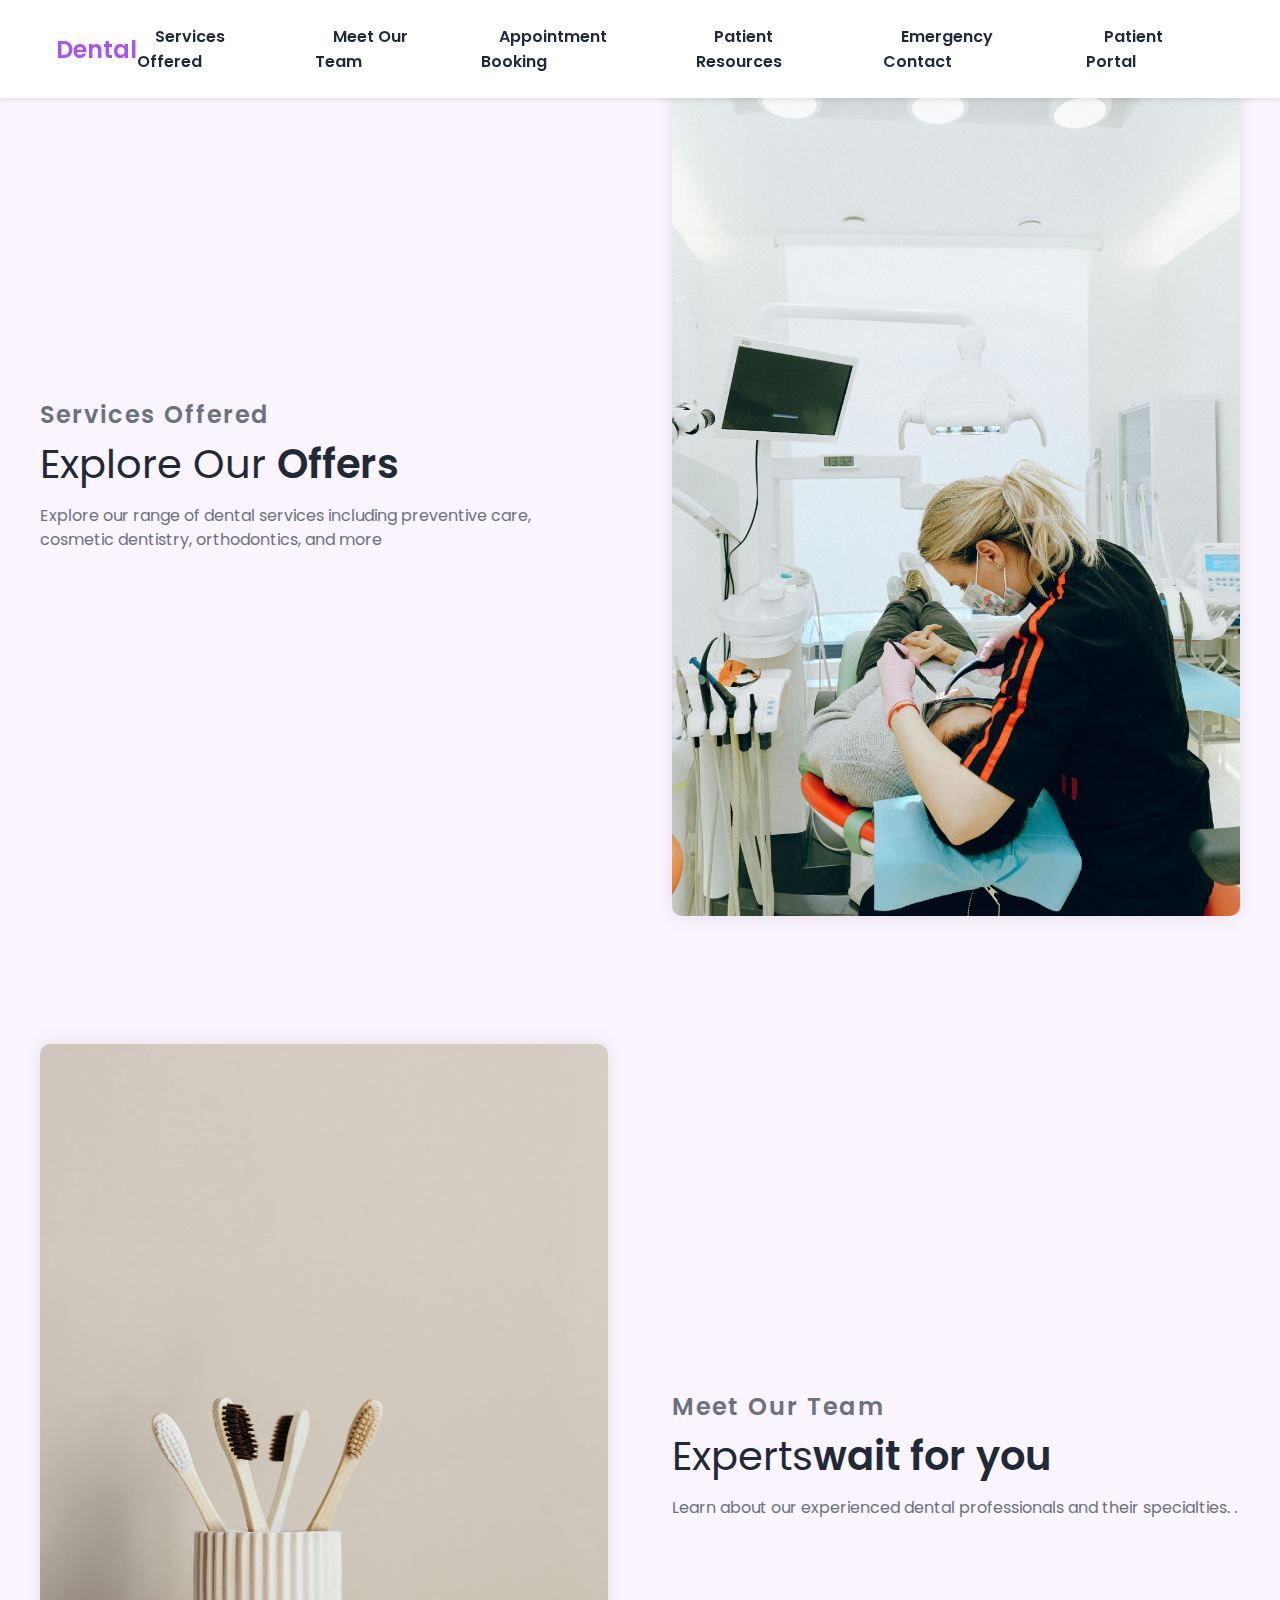
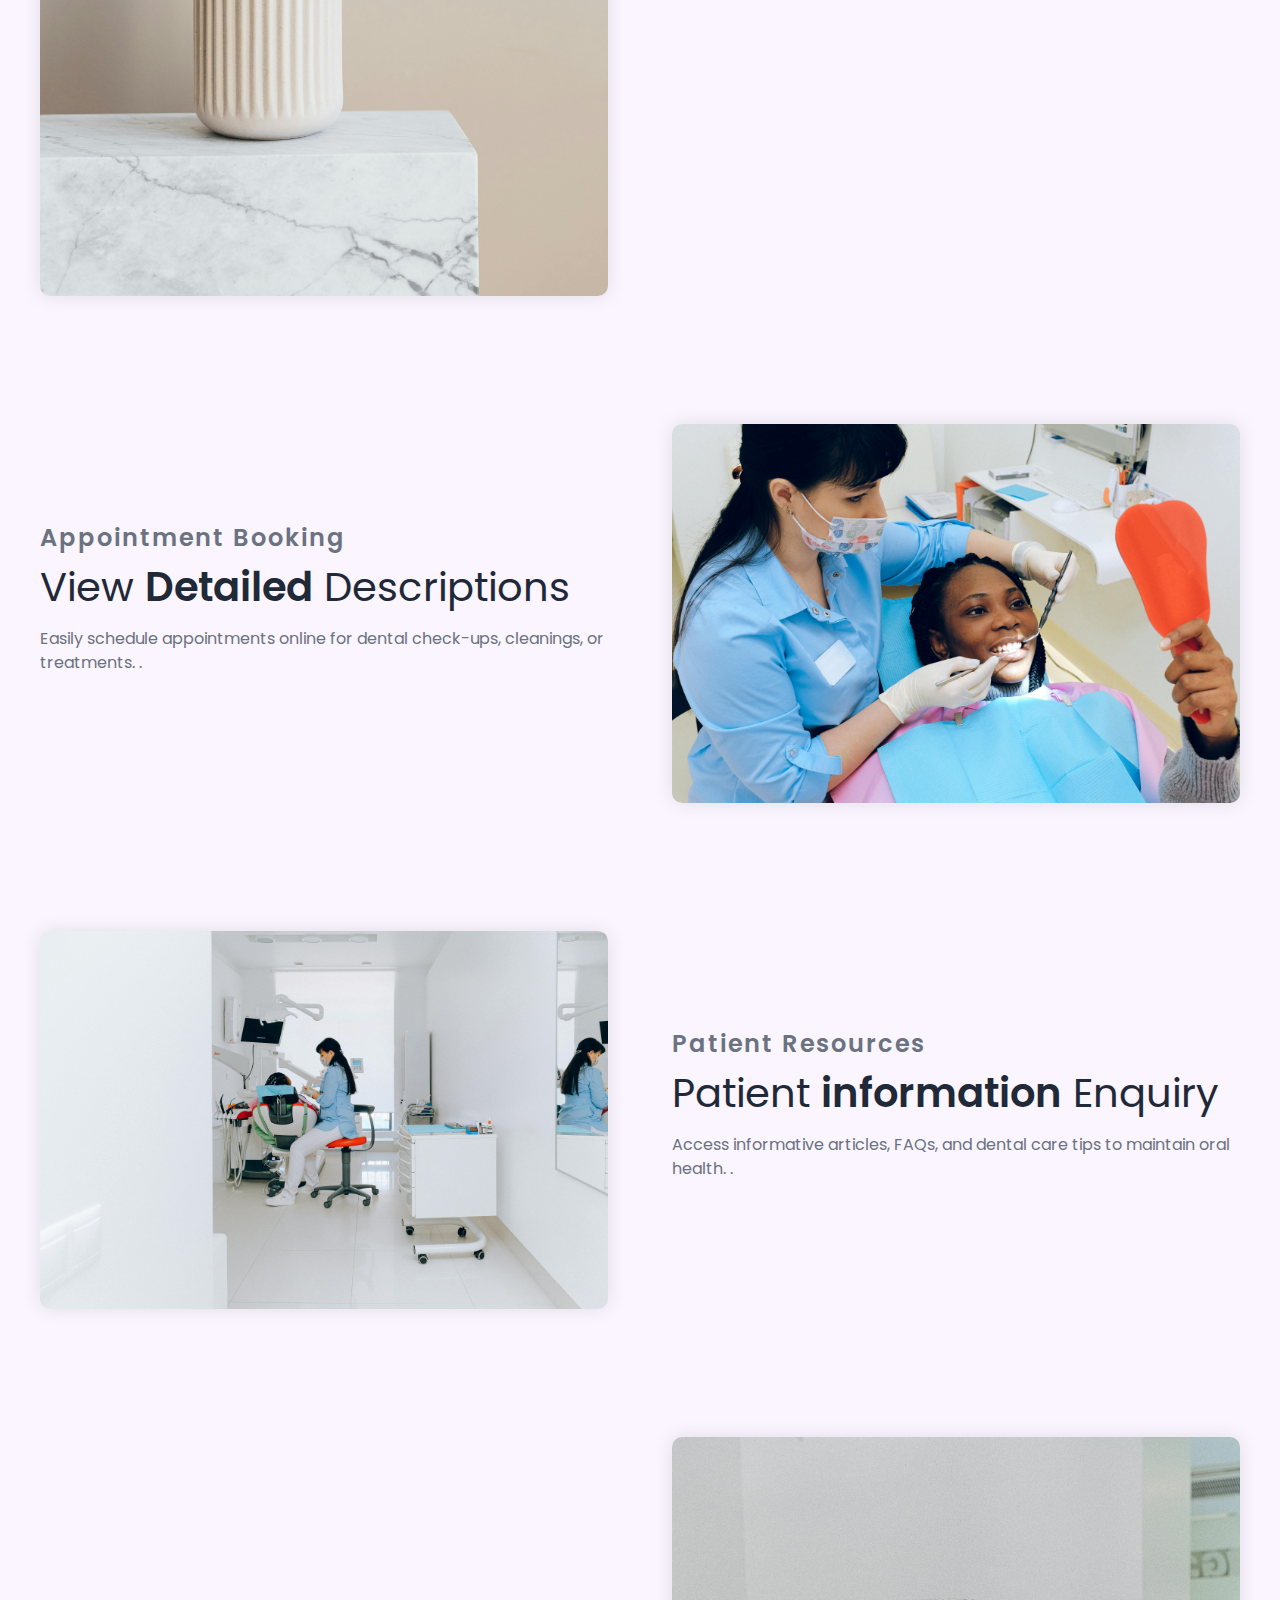
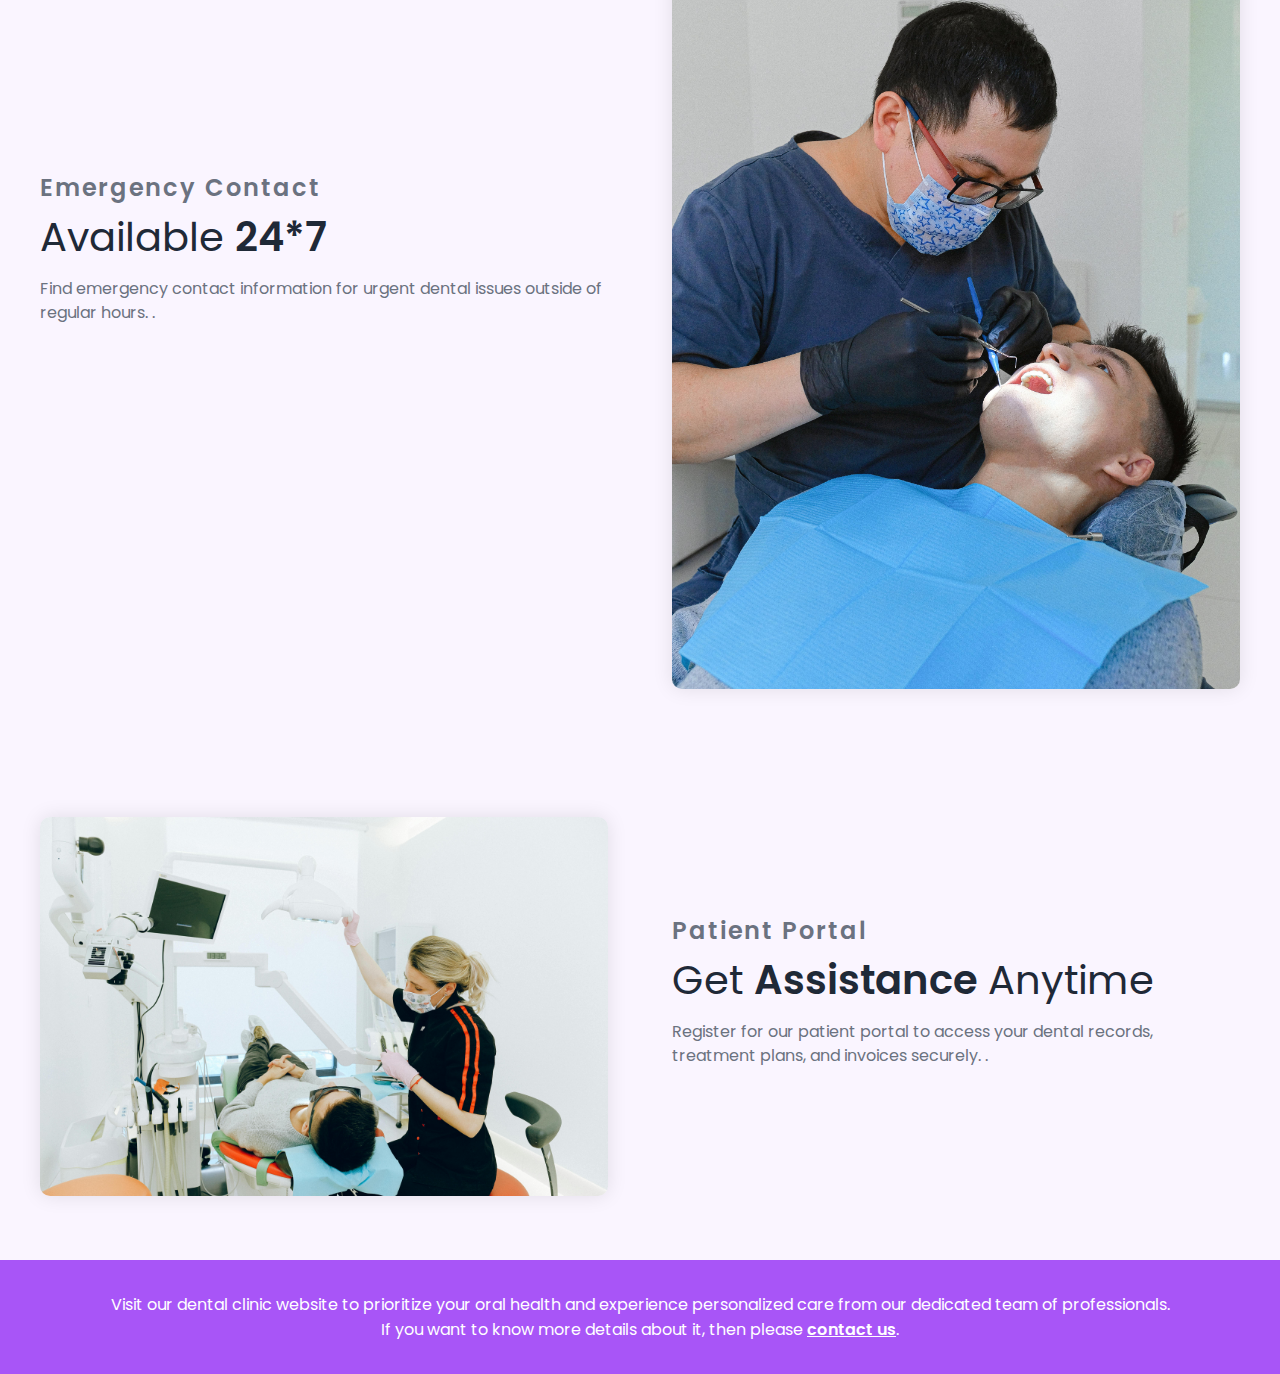
<file: dental.html>
<!DOCTYPE html>
<html lang="en">
<head>
    <meta charset="UTF-8">
    <meta name="viewport" content="width=device-width, initial-scale=1.0">
    <title>Dental website</title>
    <link rel="stylesheet" href="jew.css">
    <link rel="stylesheet" href="https://cdnjs.cloudflare.com/ajax/libs/font-awesome/5.15.4/css/all.min.css" integrity="sha512-3mY1VzvC1ogTyiR+PCF1X9FqCw2wOkHJcZ4I28G+Ay6ov6cyDfjQcW2+ZY53IeW7a4RK6GUnZpD9J8kjXL0jgg==" crossorigin="anonymous" referrerpolicy="no-referrer" />
</head>
<body>
    <nav>
        <div class="nav__content">
            <div class="logo">
                <a href="#">Dental</a>
            </div>
            <input type="checkbox" id="check" class="checkbox">
            <label for="check" class="checkbox"><i class="fas fa-bars"></i></label>
            <ul>
                <li><a href="#browse">Services Offered</a></li>
                <li><a href="#filter">Meet Our Team</a></li>
                <li><a href="#details">Appointment Booking</a></li>
                <li><a href="#custom">Patient Resources</a></li>
                <li><a href="#checkout">Emergency Contact</a></li>
                <li><a href="#support">Patient Portal</a></li>
            </ul>
        </div>
    </nav>

    <main>
        <section id="browse" class="section">
            <div class="section__container">
                <div class="content">
                    <h2 class="subtitle">Services Offered</h2>
                    <h1 class="title">Explore Our <span>Offers</span></h1>
                    <p class="description">Explore our range of dental services including preventive care, cosmetic dentistry, orthodontics, and more</p>
                    
                   
                </div>
                <div class="image">
                    <img src="./assets/images/dental/pexels-shvetsa-3845811.jpg" alt="Browse Collections">
                </div>
            </div>
        </section>

        <section id="filter" class="section">
            <div class="section__container">
                <div class="image">
                    <img src="./assets/images/dental/pexels-karolina-grabowska-4202917.jpg" alt="Filter and Search">
                </div>
                <div class="content">
                    <h2 class="subtitle">Meet Our Team</h2>
                    <h1 class="title">Experts<span>wait for you</span></h1>
                    <p class="description">Learn about our experienced dental professionals and their specialties.
                        .</p>
                   
                    
                </div>
            </div>
        </section>

        <section id="details" class="section">
            <div class="section__container">
                <div class="content">
                    <h2 class="subtitle">Appointment Booking</h2>
                    <h1 class="title">View <span>Detailed</span> Descriptions</h1>
                    <p class="description"> Easily schedule appointments online for dental check-ups, cleanings, or treatments.
                        .</p>
                   
                </div>
                <div class="image">
                    <img src="./assets/images/dental/pexels-shvetsa-3845653.jpg" alt="Product Details">
                </div>
            </div>
        </section>

        <section id="custom" class="section">
            <div class="section__container">
                <div class="image">
                    <img src="./assets/images/dental/pexels-shvetsa-3845723.jpg" alt="Customization">
                </div>
                <div class="content">
                    <h2 class="subtitle">Patient Resources</h2>
                    <h1 class="title">Patient <span>information</span> Enquiry</h1>
                    <p class="description"> Access informative articles, FAQs, and dental care tips to maintain oral health.
                        .</p>
                    
                </div>
            </div>
        </section>

        <section id="checkout" class="section">
            <div class="section__container">
                <div class="content">
                    <h2 class="subtitle">Emergency Contact</h2>
                    <h1 class="title">Available <span>24*7</span> </h1>
                    <p class="description"> Find emergency contact information for urgent dental issues outside of regular hours.
                        .</p>
                   
                </div>
                <div class="image">
                    <img src="./assets/images/dental/pexels-shvetsa-3845736.jpg" alt="Secure Checkout">
                </div>
            </div>
        </section>

        <section id="support" class="section">
            <div class="section__container">
                <div class="image">
                    <img src="./assets/images/dental/pexels-shvetsa-3845806.jpg" alt="Customer Support">
                </div>
                <div class="content">
                    <h2 class="subtitle">Patient Portal</h2>
                    <h1 class="title">Get <span>Assistance</span> Anytime</h1>
                    <p class="description"> Register for our patient portal to access your dental records, treatment plans, and invoices securely.
                        .</p>
                   
                </div>
            </div>
        </section>
    </main>

    <footer>
        <p>Visit our dental clinic website to prioritize your oral health and experience personalized care from our dedicated team of professionals.</p>
        <p>If you want to know more details about it, then please <a href="#">contact us</a>.</p>
    </footer>
</body>
</html>
</file>
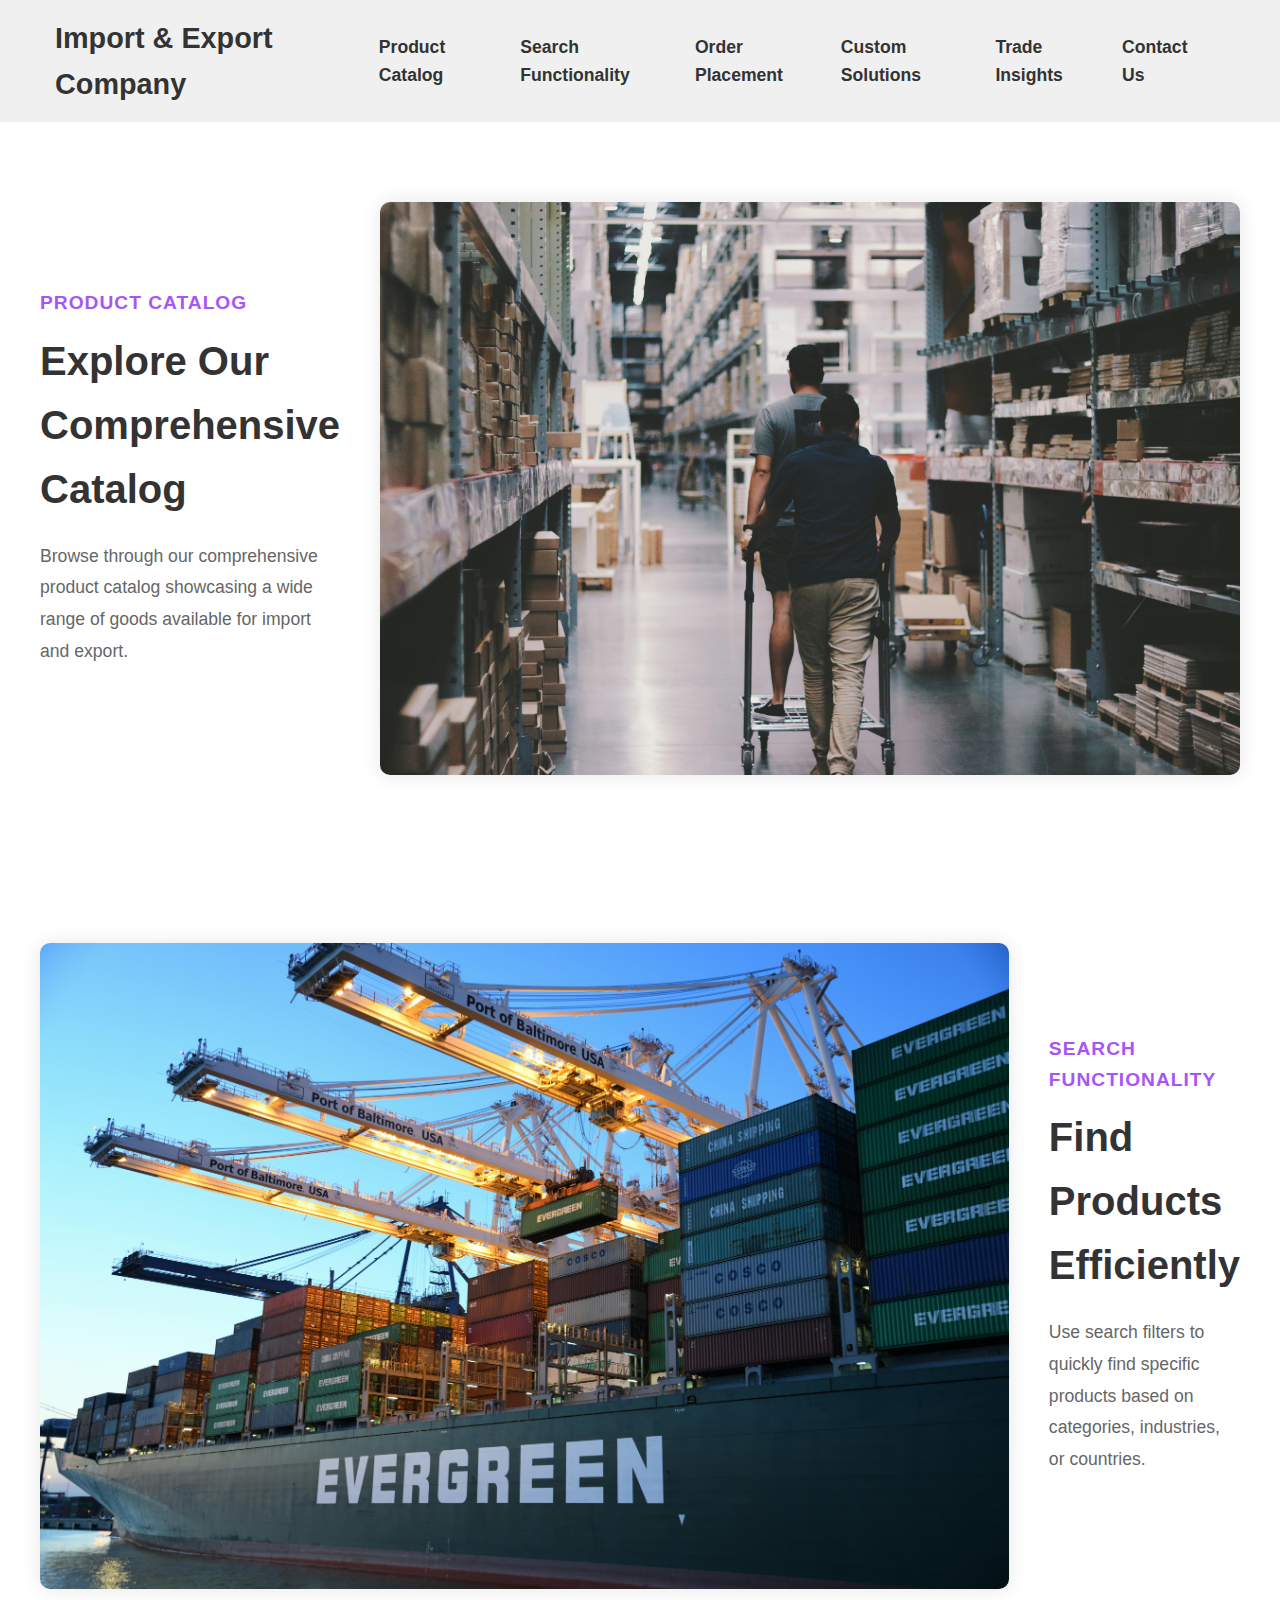
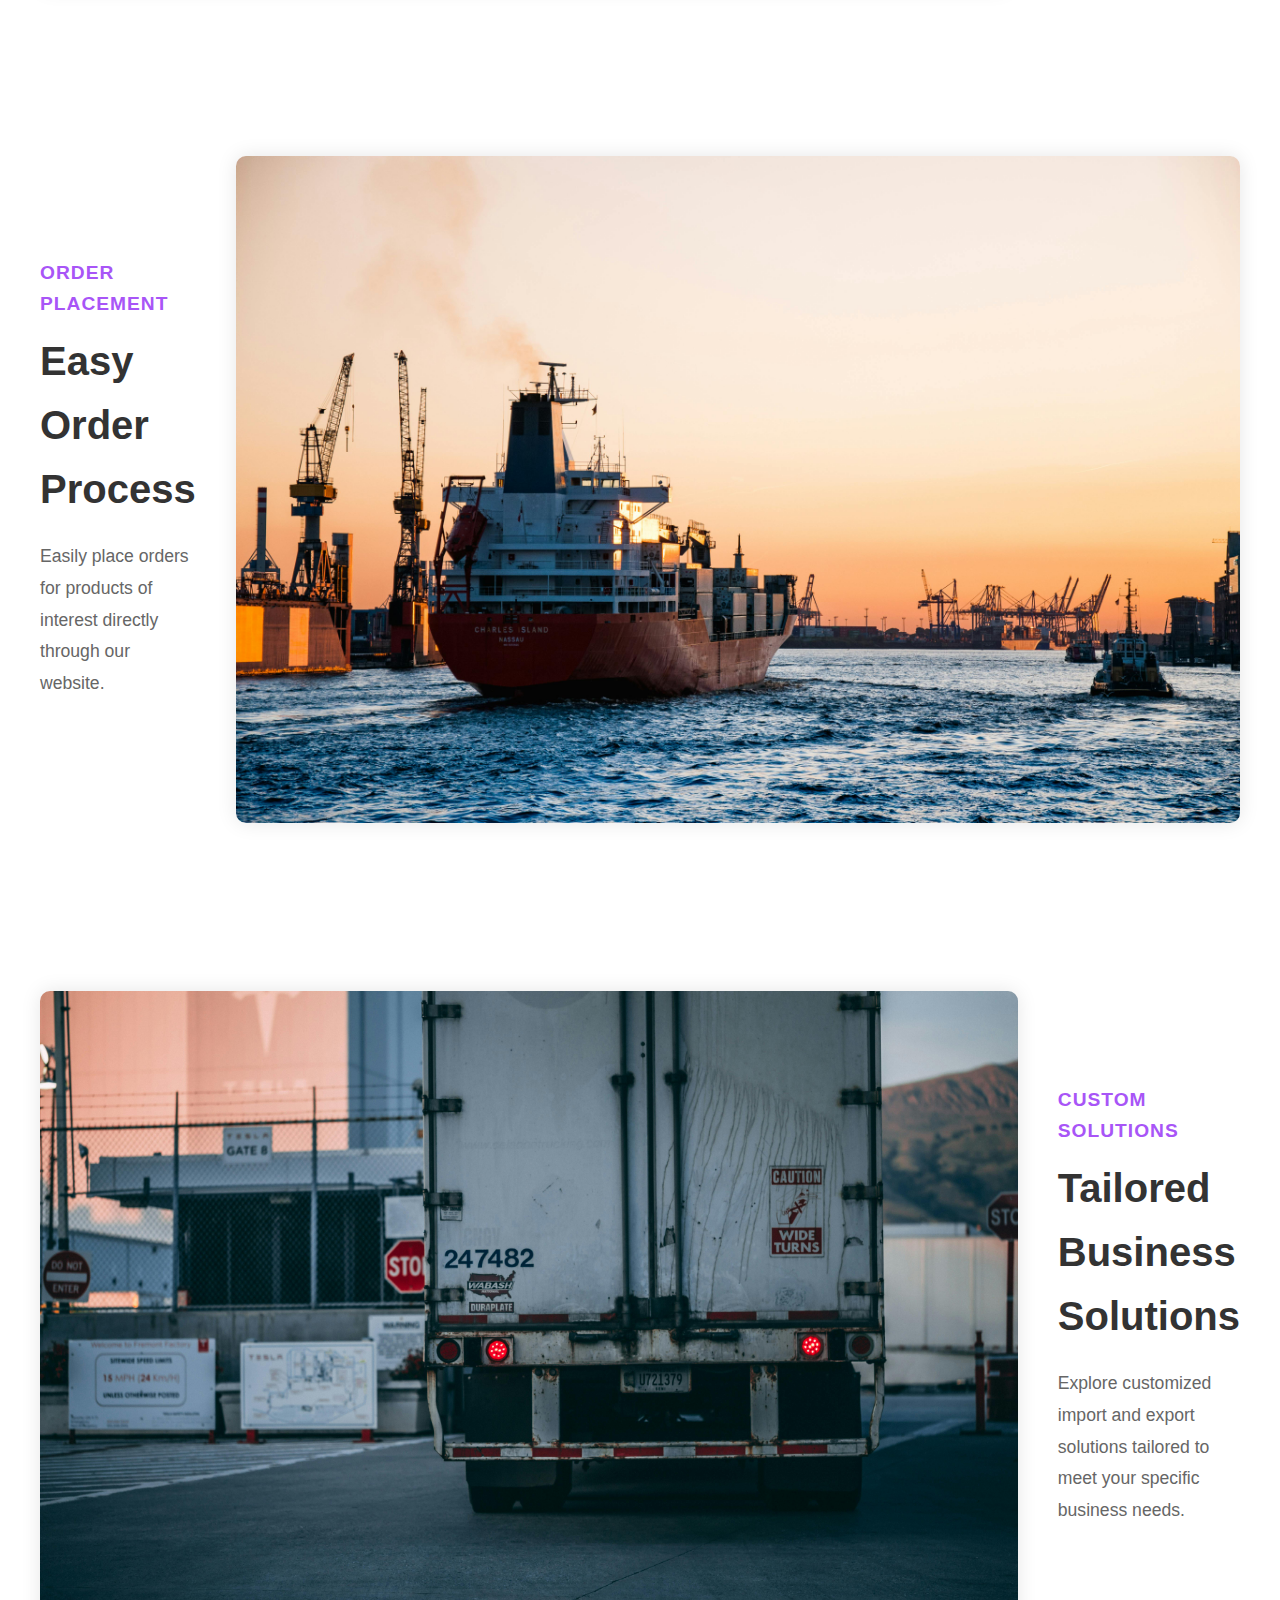
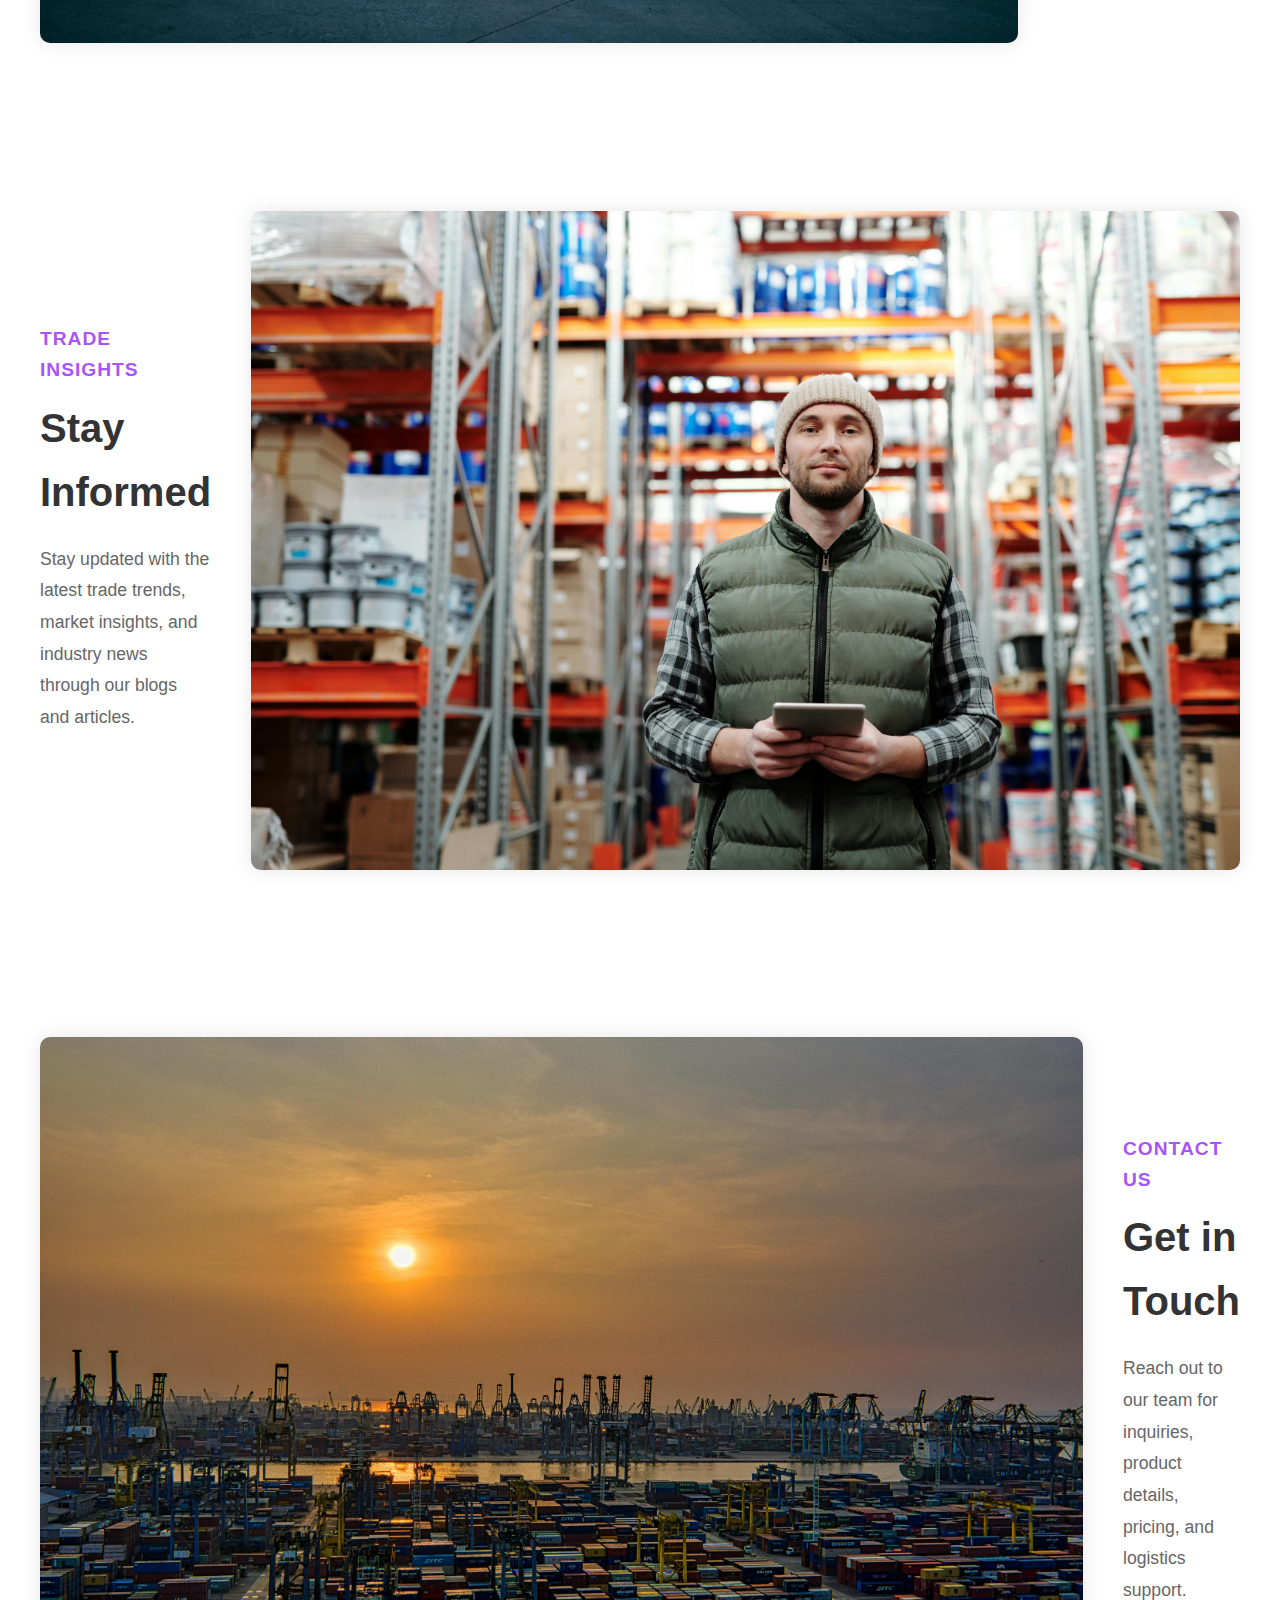
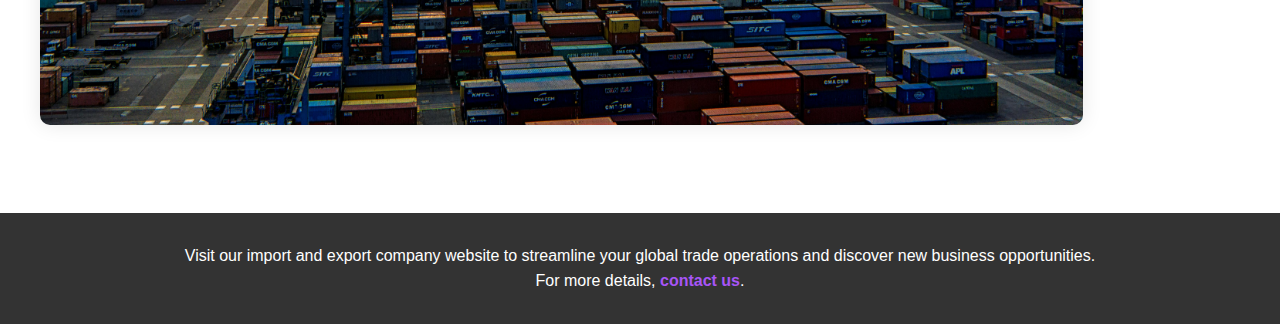
<file: export.html>
<!DOCTYPE html>
<html lang="en">
<head>
    <meta charset="UTF-8">
    <meta name="viewport" content="width=device-width, initial-scale=1.0">
    <title>Import & Export Company</title>
    <link rel="stylesheet" href="export.css">
    <!-- Font Awesome for icons -->
    <link rel="stylesheet" href="https://cdnjs.cloudflare.com/ajax/libs/font-awesome/5.15.4/css/all.min.css" integrity="sha512-3mY1VzvC1ogTyiR+PCF1X9FqCw2wOkHJcZ4I28G+Ay6ov6cyDfjQcW2+ZY53IeW7a4RK6GUnZpD9J8kjXL0jgg==" crossorigin="anonymous" referrerpolicy="no-referrer" />
</head>
<body>
    <nav>
        <div class="nav__content">
            <div class="logo">
                <a href="#">Import & Export Company</a>
            </div>
            <input type="checkbox" id="check" class="checkbox">
            <label for="check" class="checkbox"><i class="fas fa-bars"></i></label>
            <ul>
                <li><a href="#product-catalog">Product Catalog</a></li>
                <li><a href="#search-functionality">Search Functionality</a></li>
                <li><a href="#order-placement">Order Placement</a></li>
                <li><a href="#custom-solutions">Custom Solutions</a></li>
                <li><a href="#trade-insights">Trade Insights</a></li>
                <li><a href="#contact-us">Contact Us</a></li>
            </ul>
        </div>
    </nav>

    <main>
        <section id="product-catalog" class="section">
            <div class="section__container">
                <div class="content">
                    <h2 class="subtitle">Product Catalog</h2>
                    <h1 class="title">Explore Our Comprehensive Catalog</h1>
                    <p class="description">Browse through our comprehensive product catalog showcasing a wide range of goods available for import and export.</p>
                </div>
                <div class="image">
                    <img src="./assets/images/export/pexels-alexander-isreb-880417-1797428.jpg" alt="Product Catalog">
                </div>
            </div>
        </section>

        <section id="search-functionality" class="section">
            <div class="section__container">
                <div class="image">
                    <img src="./assets/images/export/pexels-dibert-1117210.jpg" alt="Search Functionality">
                </div>
                <div class="content">
                    <h2 class="subtitle">Search Functionality</h2>
                    <h1 class="title">Find Products Efficiently</h1>
                    <p class="description">Use search filters to quickly find specific products based on categories, industries, or countries.</p>
                </div>
            </div>
        </section>

        <section id="order-placement" class="section">
            <div class="section__container">
                <div class="content">
                    <h2 class="subtitle">Order Placement</h2>
                    <h1 class="title">Easy Order Process</h1>
                    <p class="description">Easily place orders for products of interest directly through our website.</p>
                </div>
                <div class="image">
                    <img src="./assets/images/export/pexels-mdx014-799091.jpg" alt="Order Placement">
                </div>
            </div>
        </section>

        <section id="custom-solutions" class="section">
            <div class="section__container">
                <div class="image">
                    <img src="./assets/images/export/pexels-thatguycraig000-2449454.jpg" alt="Custom Solutions">
                </div>
                <div class="content">
                    <h2 class="subtitle">Custom Solutions</h2>
                    <h1 class="title">Tailored Business Solutions</h1>
                    <p class="description">Explore customized import and export solutions tailored to meet your specific business needs.</p>
                </div>
            </div>
        </section>

        <section id="trade-insights" class="section">
            <div class="section__container">
                <div class="content">
                    <h2 class="subtitle">Trade Insights</h2>
                    <h1 class="title">Stay Informed</h1>
                    <p class="description">Stay updated with the latest trade trends, market insights, and industry news through our blogs and articles.</p>
                </div>
                <div class="image">
                    <img src="./assets/images/export/pexels-tiger-lily-4484078.jpg" alt="Trade Insights">
                </div>
            </div>
        </section>

        <section id="contact-us" class="section">
            <div class="section__container">
                <div class="image">
                    <img src="./assets/images/export/pexels-tomfisk-3057960.jpg" alt="Contact Us">
                </div>
                <div class="content">
                    <h2 class="subtitle">Contact Us</h2>
                    <h1 class="title">Get in Touch</h1>
                    <p class="description">Reach out to our team for inquiries, product details, pricing, and logistics support.</p>
                </div>
            </div>
        </section>
    </main>

    <footer>
        <p>Visit our import and export company website to streamline your global trade operations and discover new business opportunities.</p>
        <p>For more details, <a href="#">contact us</a>.</p>
    </footer>
</body>
</html>
</file>
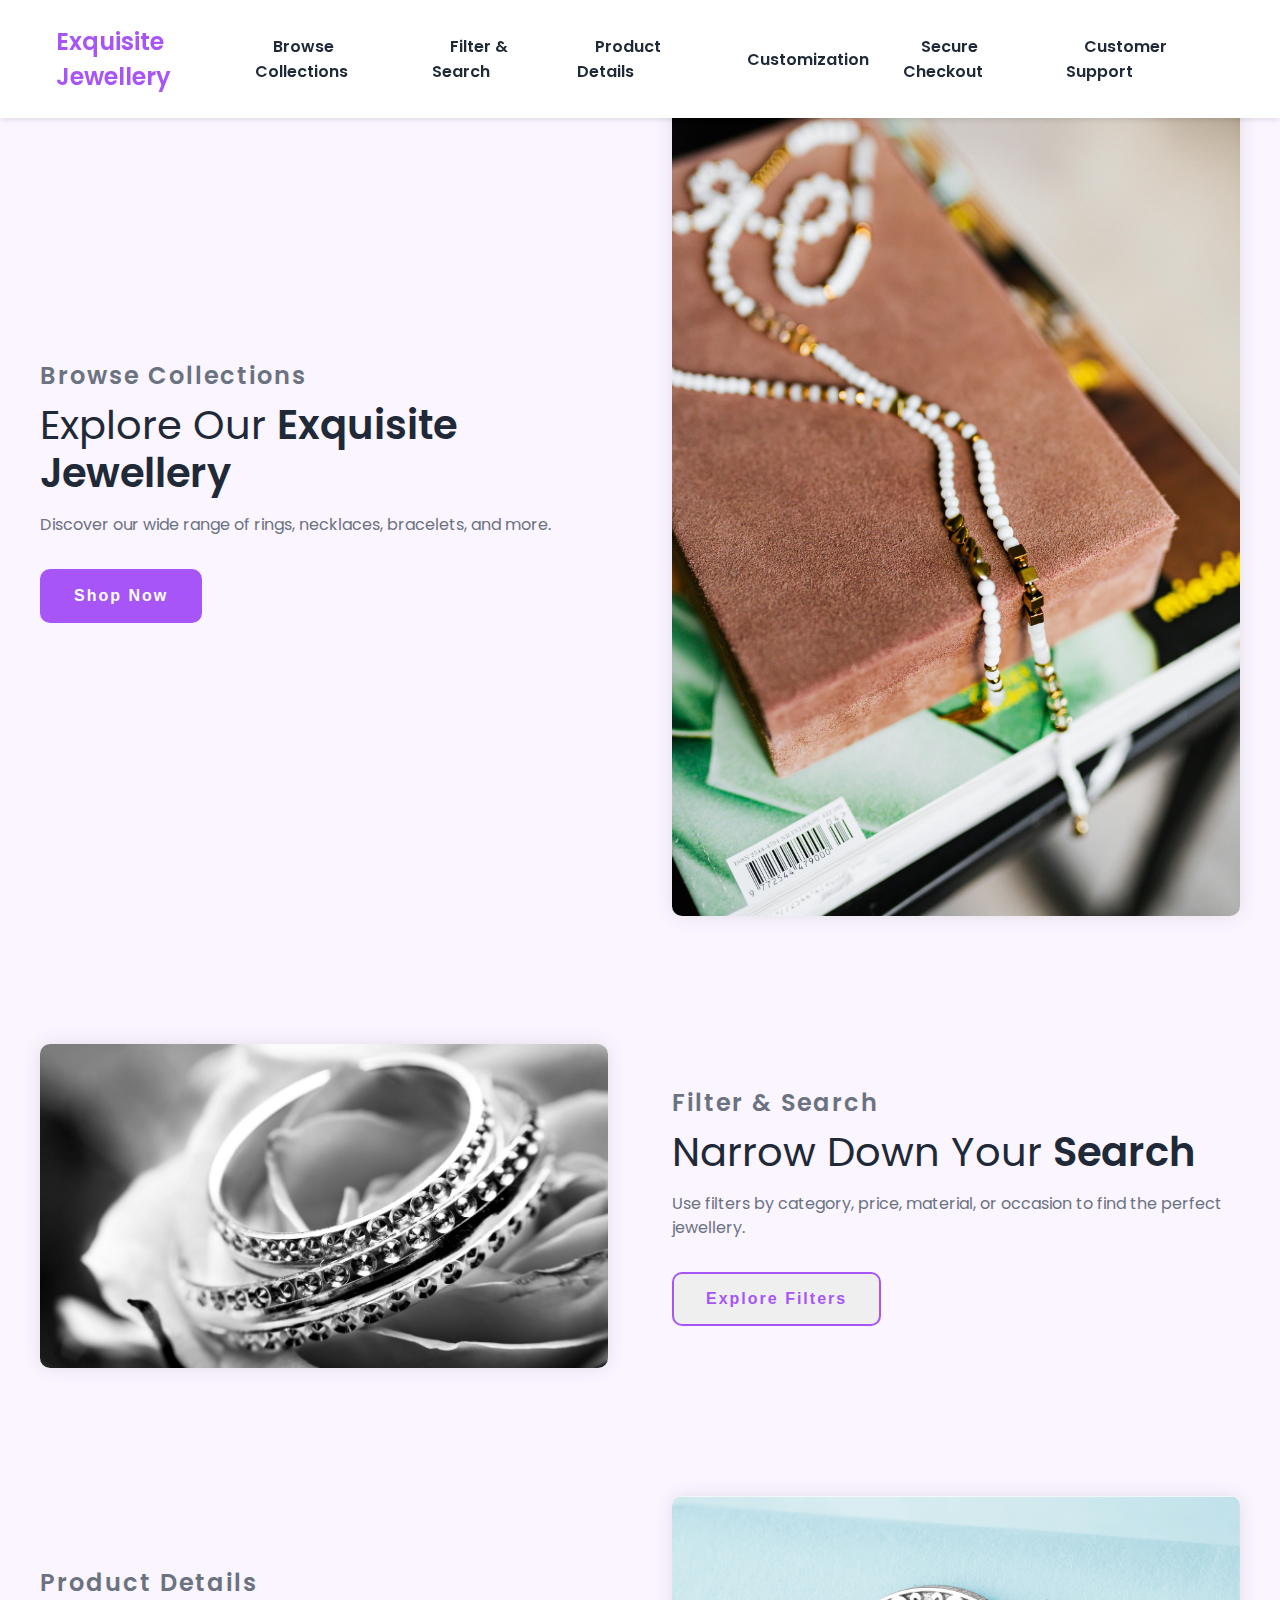
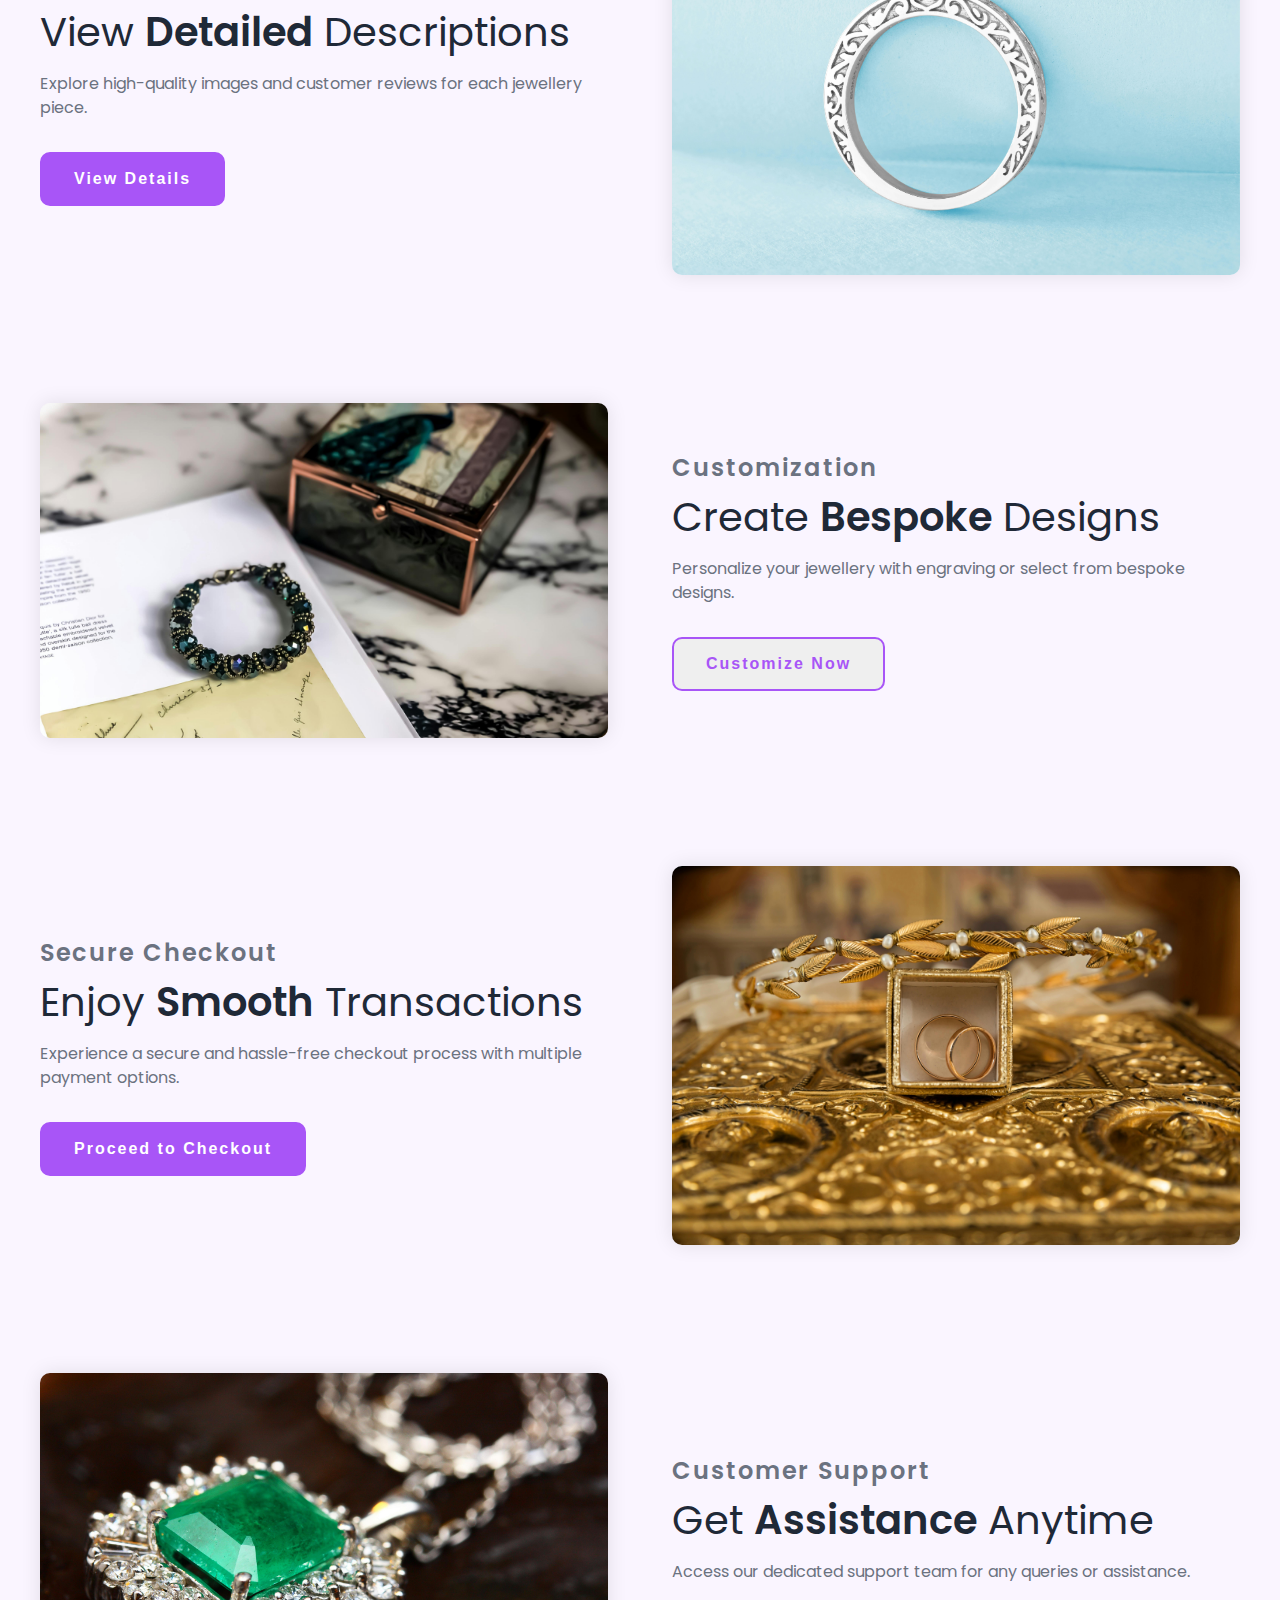
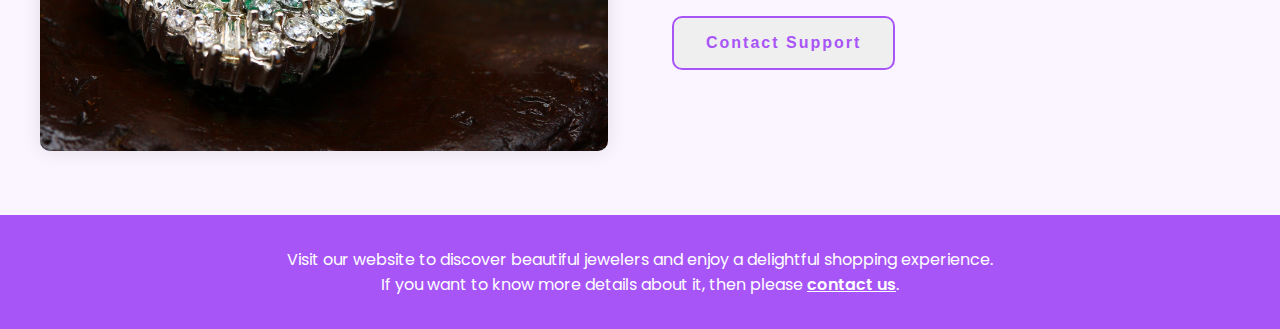
<file: jew.html>
<!DOCTYPE html>
<html lang="en">
<head>
    <meta charset="UTF-8">
    <meta name="viewport" content="width=device-width, initial-scale=1.0">
    <title>Exquisite Jewellery Shop</title>
    <link rel="stylesheet" href="jew.css">
    <link rel="stylesheet" href="https://cdnjs.cloudflare.com/ajax/libs/font-awesome/5.15.4/css/all.min.css" integrity="sha512-3mY1VzvC1ogTyiR+PCF1X9FqCw2wOkHJcZ4I28G+Ay6ov6cyDfjQcW2+ZY53IeW7a4RK6GUnZpD9J8kjXL0jgg==" crossorigin="anonymous" referrerpolicy="no-referrer" />
</head>
<body>
    <nav>
        <div class="nav__content">
            <div class="logo">
                <a href="#">Exquisite Jewellery</a>
            </div>
            <input type="checkbox" id="check" class="checkbox">
            <label for="check" class="checkbox"><i class="fas fa-bars"></i></label>
            <ul>
                <li><a href="#browse">Browse Collections</a></li>
                <li><a href="#filter">Filter & Search</a></li>
                <li><a href="#details">Product Details</a></li>
                <li><a href="#custom">Customization</a></li>
                <li><a href="#checkout">Secure Checkout</a></li>
                <li><a href="#support">Customer Support</a></li>
            </ul>
        </div>
    </nav>

    <main>
        <section id="browse" class="section">
            <div class="section__container">
                <div class="content">
                    <h2 class="subtitle">Browse Collections</h2>
                    <h1 class="title">Explore Our <span>Exquisite Jewellery</span></h1>
                    <p class="description">Discover our wide range of rings, necklaces, bracelets, and more.</p>
                    <div class="action__btns">
                        <button class="hire__me">Shop Now</button>
                    </div>
                </div>
                <div class="image">
                    <img src="./assets/images/jew/pexels-karolina-grabowska-4960230.jpg" alt="Browse Collections">
                </div>
            </div>
        </section>

        <section id="filter" class="section">
            <div class="section__container">
                <div class="image">
                    <img src="./assets/images/jew/pexels-pixabay-265906.jpg" alt="Filter and Search">
                </div>
                <div class="content">
                    <h2 class="subtitle">Filter & Search</h2>
                    <h1 class="title">Narrow Down Your <span>Search</span></h1>
                    <p class="description">Use filters by category, price, material, or occasion to find the perfect jewellery.</p>
                    <div class="action__btns">
                        <button class="portfolio">Explore Filters</button>
                    </div>
                </div>
            </div>
        </section>

        <section id="details" class="section">
            <div class="section__container">
                <div class="content">
                    <h2 class="subtitle">Product Details</h2>
                    <h1 class="title">View <span>Detailed</span> Descriptions</h1>
                    <p class="description">Explore high-quality images and customer reviews for each jewellery piece.</p>
                    <div class="action__btns">
                        <button class="hire__me">View Details</button>
                    </div>
                </div>
                <div class="image">
                    <img src="./assets/images/jew/pexels-the-glorious-studio-3584518-5370646.jpg" alt="Product Details">
                </div>
            </div>
        </section>

        <section id="custom" class="section">
            <div class="section__container">
                <div class="image">
                    <img src="./assets/images/jew/pexels-vennzi-3634366.jpg" alt="Customization">
                </div>
                <div class="content">
                    <h2 class="subtitle">Customization</h2>
                    <h1 class="title">Create <span>Bespoke</span> Designs</h1>
                    <p class="description">Personalize your jewellery with engraving or select from bespoke designs.</p>
                    <div class="action__btns">
                        <button class="portfolio">Customize Now</button>
                    </div>
                </div>
            </div>
        </section>

        <section id="checkout" class="section">
            <div class="section__container">
                <div class="content">
                    <h2 class="subtitle">Secure Checkout</h2>
                    <h1 class="title">Enjoy <span>Smooth</span> Transactions</h1>
                    <p class="description">Experience a secure and hassle-free checkout process with multiple payment options.</p>
                    <div class="action__btns">
                        <button class="hire__me">Proceed to Checkout</button>
                    </div>
                </div>
                <div class="image">
                    <img src="./assets/images/jew/pexels-pixabay-248077.jpg" alt="Secure Checkout">
                </div>
            </div>
        </section>

        <section id="support" class="section">
            <div class="section__container">
                <div class="image">
                    <img src="./assets/images/jew/pexels-enginakyurt-1458867.jpg" alt="Customer Support">
                </div>
                <div class="content">
                    <h2 class="subtitle">Customer Support</h2>
                    <h1 class="title">Get <span>Assistance</span> Anytime</h1>
                    <p class="description">Access our dedicated support team for any queries or assistance.</p>
                    <div class="action__btns">
                        <button class="portfolio">Contact Support</button>
                    </div>
                </div>
            </div>
        </section>
    </main>

    <footer>
        <p>Visit our website to discover beautiful jewelers and enjoy a delightful shopping experience.</p>
        <p>If you want to know more details about it, then please <a href="#">contact us</a>.</p>
    </footer>
</body>
</html>
</file>
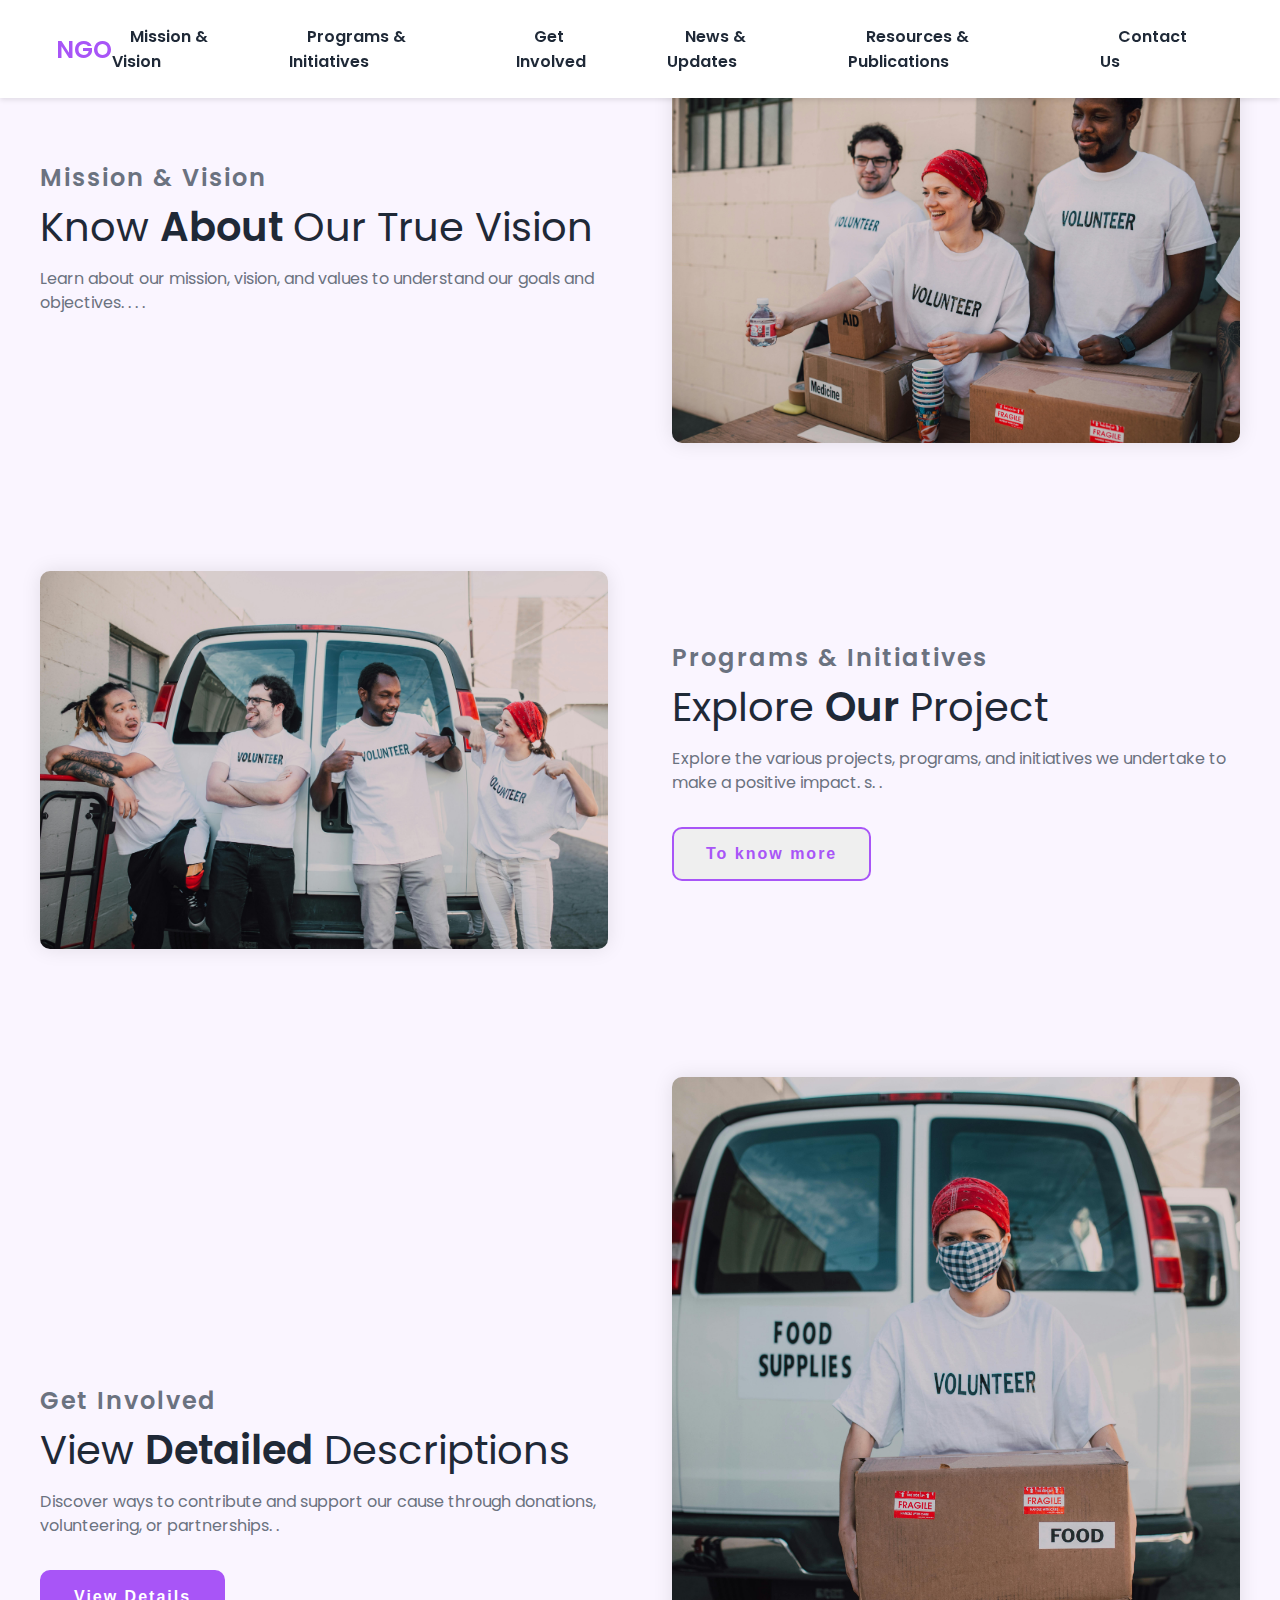
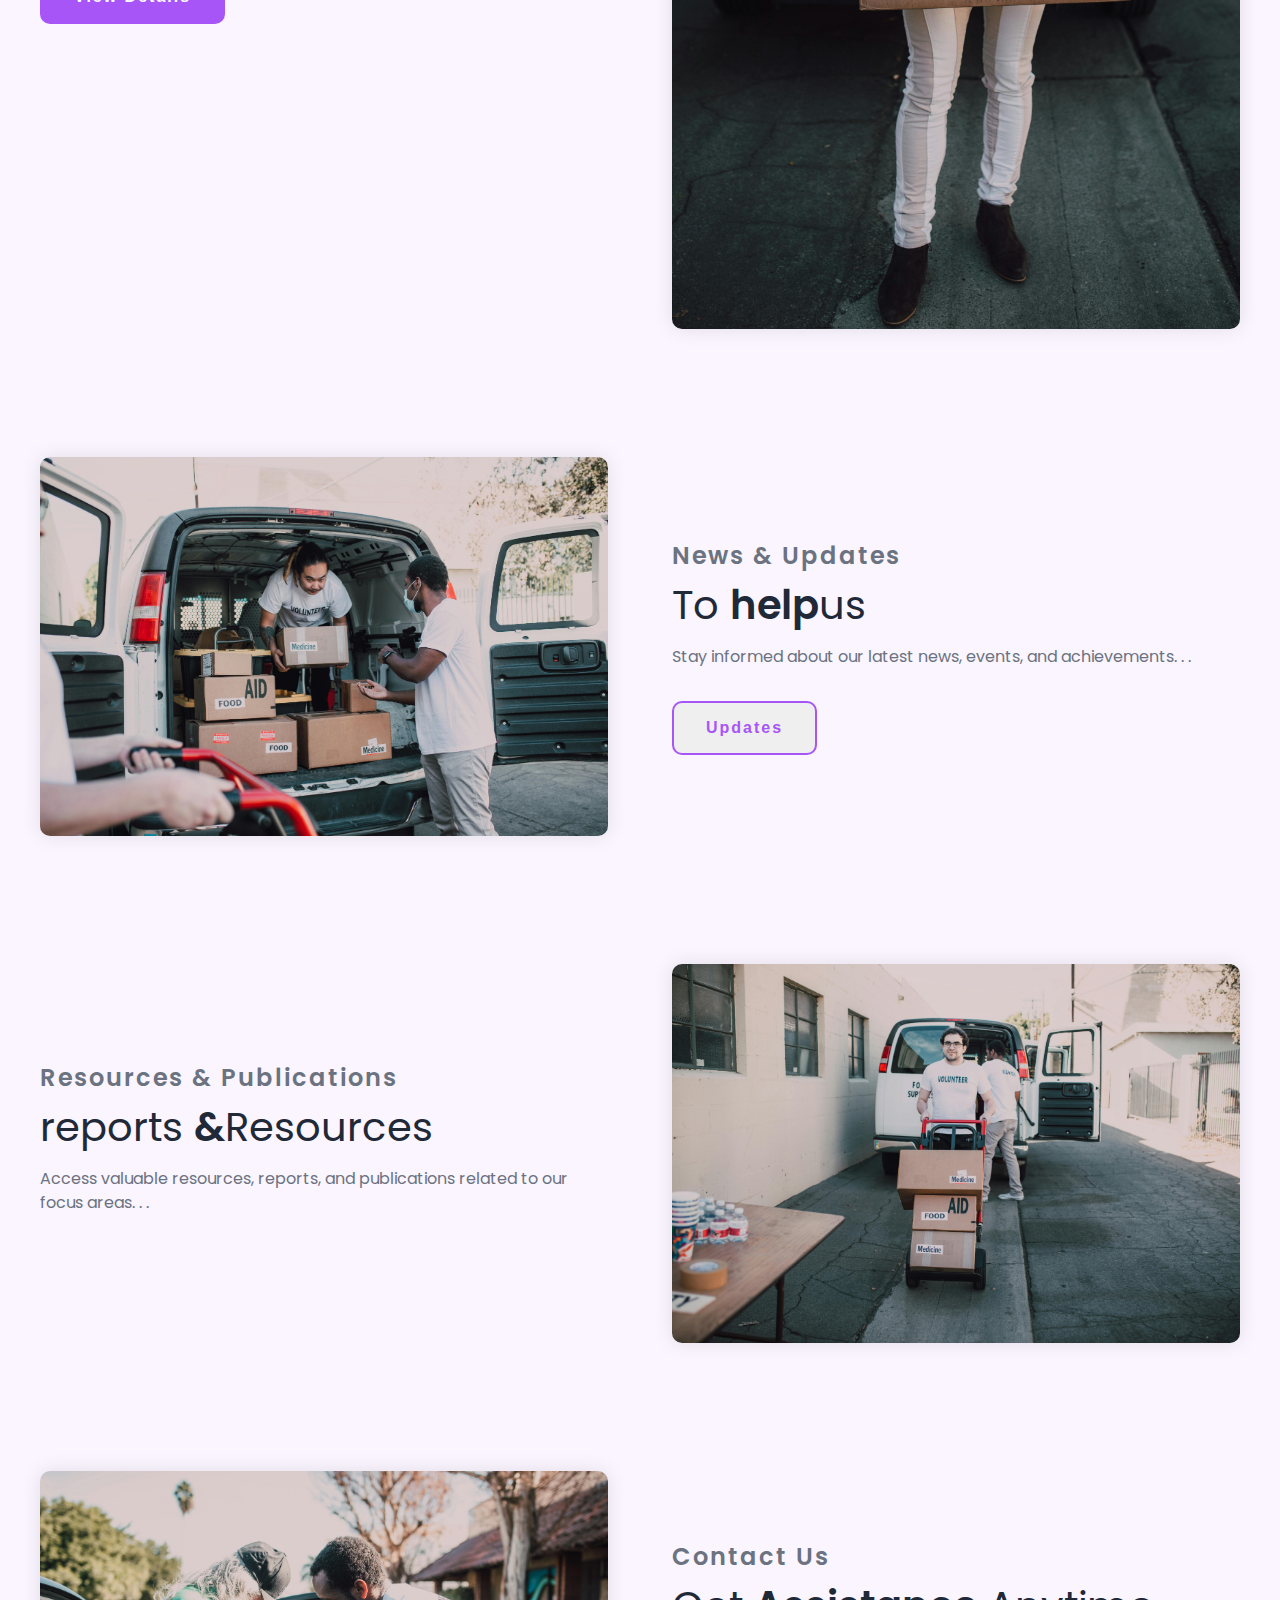
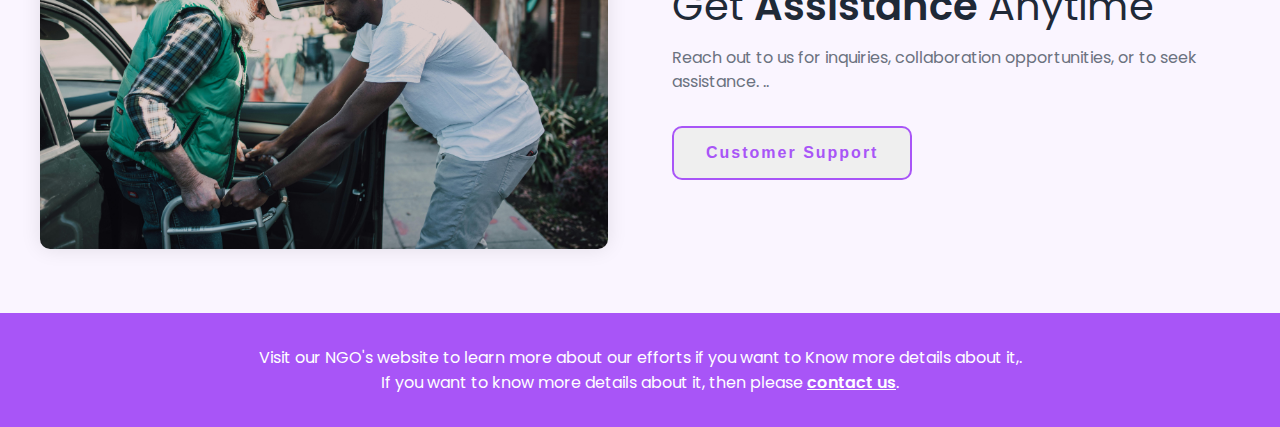
<file: ngo.html>
<!DOCTYPE html>
<html lang="en">
<head>
    <meta charset="UTF-8">
    <meta name="viewport" content="width=device-width, initial-scale=1.0">
    <title>NGO Website</title>
    <link rel="stylesheet" href="jew.css">
    <link rel="stylesheet" href="https://cdnjs.cloudflare.com/ajax/libs/font-awesome/5.15.4/css/all.min.css" integrity="sha512-3mY1VzvC1ogTyiR+PCF1X9FqCw2wOkHJcZ4I28G+Ay6ov6cyDfjQcW2+ZY53IeW7a4RK6GUnZpD9J8kjXL0jgg==" crossorigin="anonymous" referrerpolicy="no-referrer" />
</head>
<body>
    <nav>
        <div class="nav__content">
            <div class="logo">
                <a href="#">NGO</a>
            </div>
            <input type="checkbox" id="check" class="checkbox">
            <label for="check" class="checkbox"><i class="fas fa-bars"></i></label>
            <ul>
                <li><a href="#browse">Mission & Vision</a></li>
                <li><a href="#filter">Programs & Initiatives</a></li>
                <li><a href="#details">Get Involved</a></li>
                <li><a href="#custom">News & Updates</a></li>
                <li><a href="#checkout">Resources & Publications</a></li>
                <li><a href="#support">Contact Us</a></li>
            </ul>
        </div>
    </nav>

    <main>
        <section id="browse" class="section">
            <div class="section__container">
                <div class="content">
                    <h2 class="subtitle">Mission & Vision</h2>
                    <h1 class="title">Know  <span>About   </span>Our True Vision</h1>
                    <p class="description">Learn about our mission, vision, and values to understand our goals and objectives.
                        .
                        .
                        .</p>
                  
                </div>
                <div class="image">
                    <img src="./assets/images/ngo/pexels-rdne-6646918.jpg" alt="Browse Collections">
                </div>
            </div>
        </section>

        <section id="filter" class="section">
            <div class="section__container">
                <div class="image">
                    <img src="./assets/images/ngo/pexels-rdne-6646949.jpg" alt="Filter and Search">
                </div>
                <div class="content">
                    <h2 class="subtitle">Programs & Initiatives</h2>
                    <h1 class="title">Explore <span>Our </span> Project</h1>
                    <p class="description">Explore the various projects, programs, and initiatives we undertake to make a positive impact.

                        s.
                        .</p>
                    <div class="action__btns">
                        <button class="portfolio">To know more</button>
                    </div>
                </div>
            </div>
        </section>

        <section id="details" class="section">
            <div class="section__container">
                <div class="content">
                    <h2 class="subtitle">Get Involved</h2>
                    <h1 class="title">View <span>Detailed</span> Descriptions</h1>
                    <p class="description">Discover ways to contribute and support our cause through donations, volunteering, or partnerships.
                        .</p>
                    <div class="action__btns">
                        <button class="hire__me">View Details</button>
                    </div>
                </div>
                <div class="image">
                    <img src="./assets/images/ngo/pexels-rdne-6646955.jpg" alt="Product Details">
                </div>
            </div>
        </section>

        <section id="custom" class="section">
            <div class="section__container">
                <div class="image">
                    <img src="./assets/images/ngo/pexels-rdne-6647010.jpg" alt="Customization">
                </div>
                <div class="content">
                    <h2 class="subtitle">News & Updates</h2>
                    <h1 class="title">To <span>help</span>us </h1>
                    <p class="description">Stay informed about our latest news, events, and achievements.
                        .
                        .</p>
                    <div class="action__btns">
                        <button class="portfolio">Updates</button>
                    </div>
                </div>
            </div>
        </section>

        <section id="checkout" class="section">
            <div class="section__container">
                <div class="content">
                    <h2 class="subtitle">Resources & Publications</h2>
                    <h1 class="title">reports <span>&</span>Resources</h1>
                    <p class="description">Access valuable resources, reports, and publications related to our focus areas.
                        .
                        .</p>
                    
                </div>
                <div class="image">
                    <img src="./assets/images/ngo/pexels-rdne-6647018.jpg" alt="Secure Checkout">
                </div>
            </div>
        </section>

        <section id="support" class="section">
            <div class="section__container">
                <div class="image">
                    <img src="./assets/images/ngo/pexels-rdne-6647037.jpg" alt="Customer Support">
                </div>
                <div class="content">
                    <h2 class="subtitle">Contact Us</h2>
                    <h1 class="title">Get <span>Assistance</span> Anytime</h1>
                    <p class="description"> Reach out to us for inquiries, collaboration opportunities, or to seek assistance.

                        ..</p>
                    <div class="action__btns">
                        <button class="portfolio">Customer Support</button>
                    </div>
                </div>
            </div>
        </section>
    </main>

    <footer>
        <p>Visit our NGO's website to learn more about our efforts if you want to Know more details about it,.</p>
        <p>If you want to know more details about it, then please <a href="#">contact us</a>.</p>
    </footer>
</body>
</html>
</file>
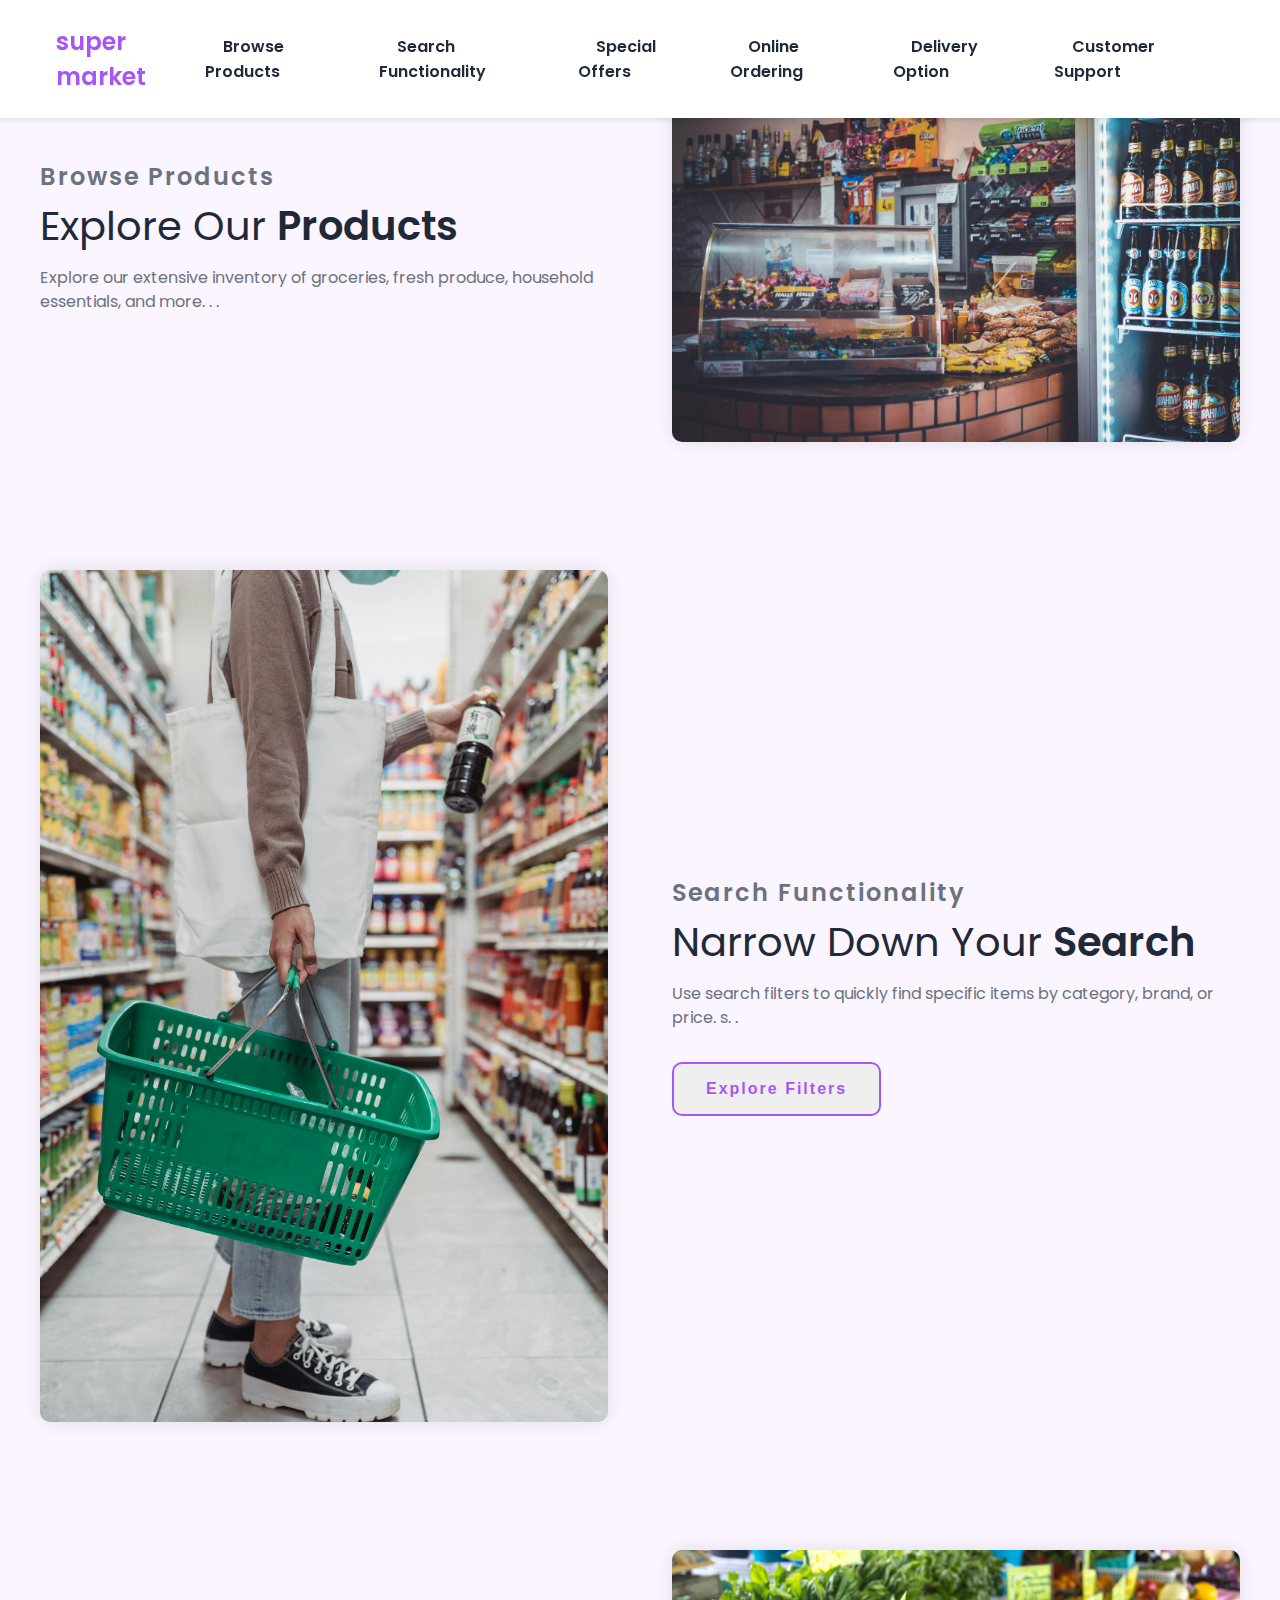
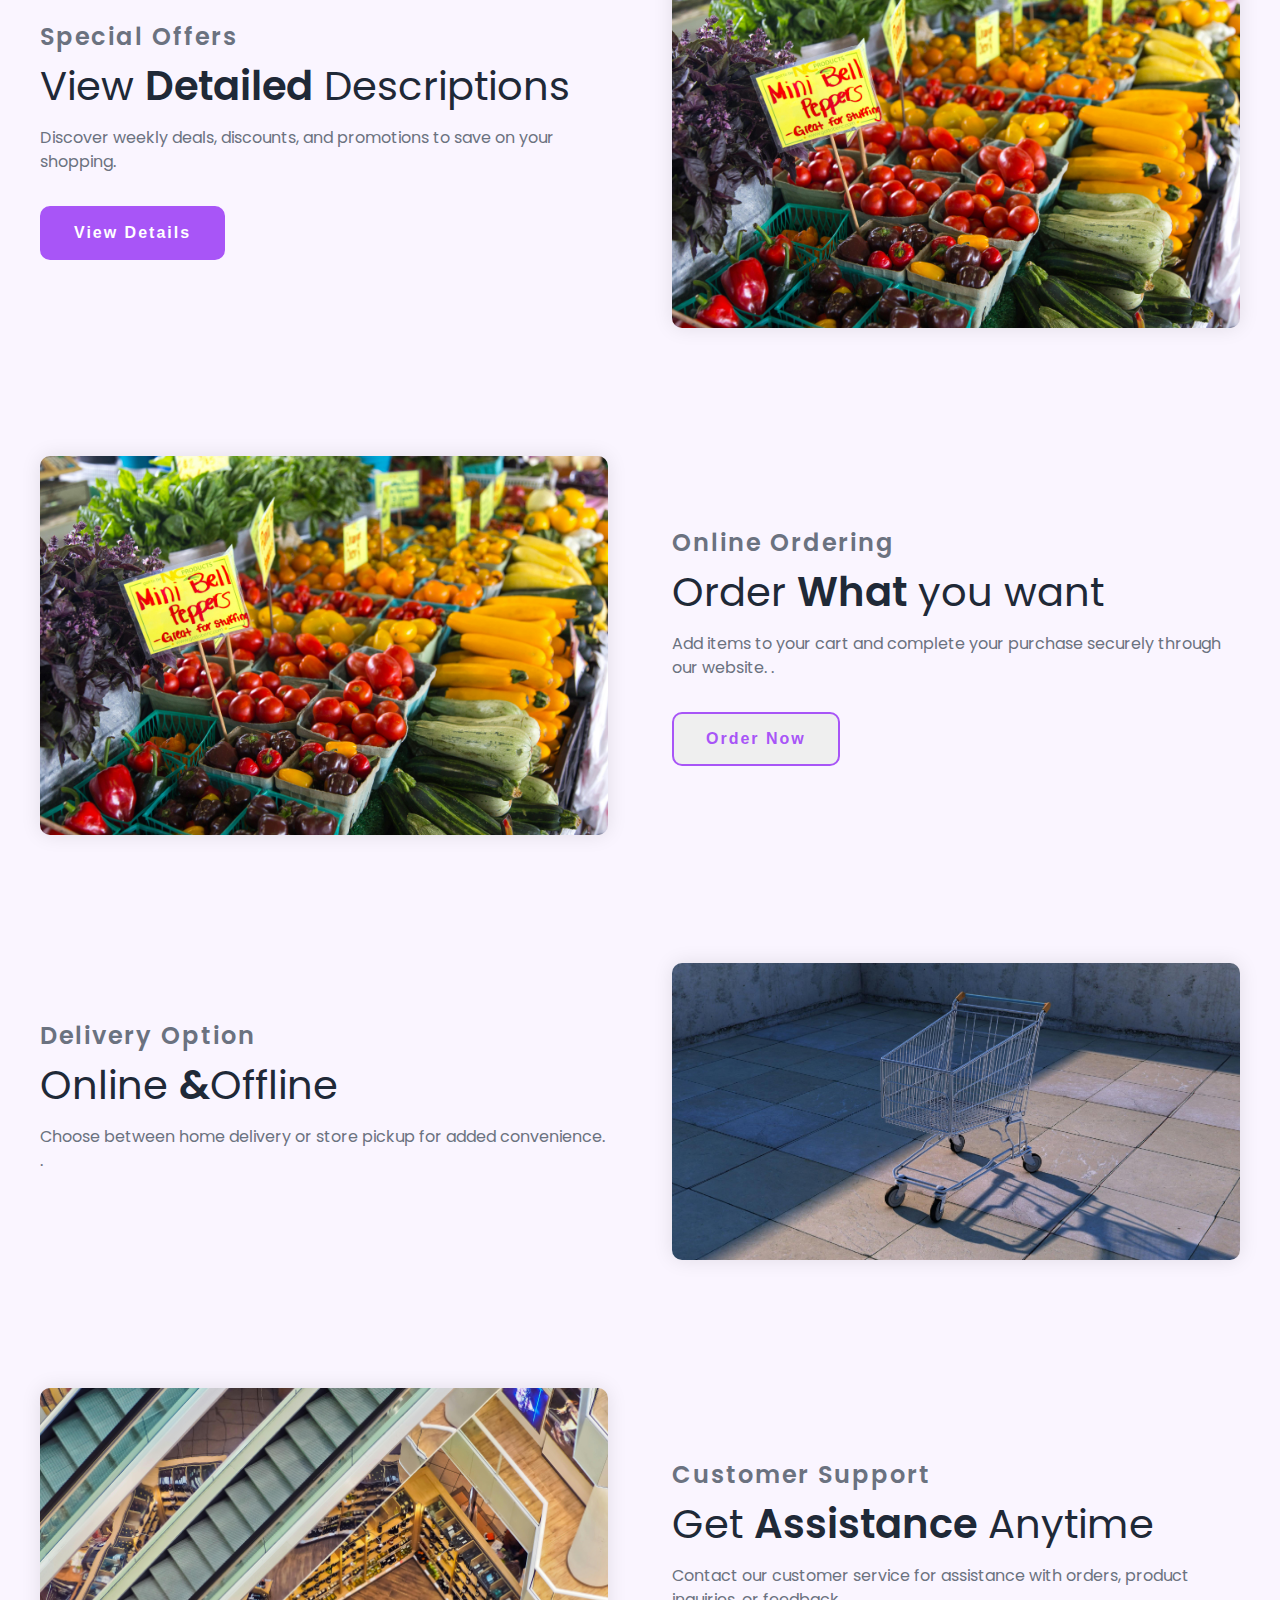
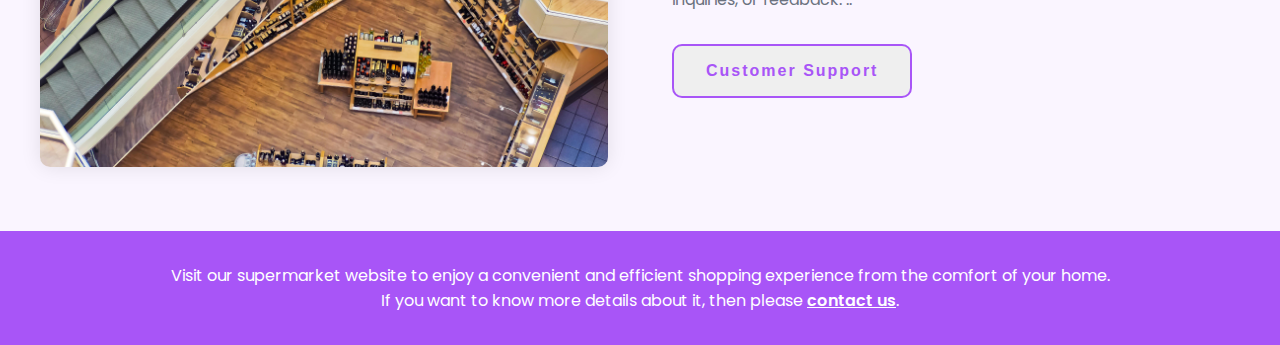
<file: super.html>
<!DOCTYPE html>
<html lang="en">
<head>
    <meta charset="UTF-8">
    <meta name="viewport" content="width=device-width, initial-scale=1.0">
    <title>supermarket Website</title>
    <link rel="stylesheet" href="jew.css">
    <link rel="stylesheet" href="https://cdnjs.cloudflare.com/ajax/libs/font-awesome/5.15.4/css/all.min.css" integrity="sha512-3mY1VzvC1ogTyiR+PCF1X9FqCw2wOkHJcZ4I28G+Ay6ov6cyDfjQcW2+ZY53IeW7a4RK6GUnZpD9J8kjXL0jgg==" crossorigin="anonymous" referrerpolicy="no-referrer" />
</head>
<body>
    <nav>
        <div class="nav__content">
            <div class="logo">
                <a href="#">super market</a>
            </div>
            <input type="checkbox" id="check" class="checkbox">
            <label for="check" class="checkbox"><i class="fas fa-bars"></i></label>
            <ul>
                <li><a href="#browse">Browse Products</a></li>
                <li><a href="#filter">Search Functionality</a></li>
                <li><a href="#details">Special Offers</a></li>
                <li><a href="#custom">Online Ordering</a></li>
                <li><a href="#checkout">Delivery Option</a></li>
                <li><a href="#support">Customer Support</a></li>
            </ul>
        </div>
    </nav>

    <main>
        <section id="browse" class="section">
            <div class="section__container">
                <div class="content">
                    <h2 class="subtitle">Browse Products</h2>
                    <h1 class="title">Explore Our <span>  Products</span></h1>
                    <p class="description">Explore our extensive inventory of groceries, fresh produce, household essentials, and more.
                        .
                        .</p>
                  
                </div>
                <div class="image">
                    <img src="./assets/images/super/pexels-caio-64613.jpg" alt="Browse Collections">
                </div>
            </div>
        </section>

        <section id="filter" class="section">
            <div class="section__container">
                <div class="image">
                    <img src="./assets/images/super/pexels-kevin-malik-9016541.jpg" alt="Filter and Search">
                </div>
                <div class="content">
                    <h2 class="subtitle">Search Functionality</h2>
                    <h1 class="title">Narrow Down Your <span>Search</span></h1>
                    <p class="description">Use search filters to quickly find specific items by category, brand, or price.
                        s.
                        .</p>
                    <div class="action__btns">
                        <button class="portfolio">Explore Filters</button>
                    </div>
                </div>
            </div>
        </section>

        <section id="details" class="section">
            <div class="section__container">
                <div class="content">
                    <h2 class="subtitle">Special Offers</h2>
                    <h1 class="title">View <span>Detailed</span> Descriptions</h1>
                    <p class="description">Discover weekly deals, discounts, and promotions to save on your shopping.</p>
                    <div class="action__btns">
                        <button class="hire__me">View Details</button>
                    </div>
                </div>
                <div class="image">
                    <img src="./assets/images/super/pexels-nc-farm-bureau-mark-2255999.jpg" alt="Product Details">
                </div>
            </div>
        </section>

        <section id="custom" class="section">
            <div class="section__container">
                <div class="image">
                    <img src="./assets/images/super/pexels-nc-farm-bureau-mark-2255999.jpg" alt="Customization">
                </div>
                <div class="content">
                    <h2 class="subtitle">Online Ordering</h2>
                    <h1 class="title">Order <span>What</span> you want</h1>
                    <p class="description">Add items to your cart and complete your purchase securely through our website.
                        .</p>
                    <div class="action__btns">
                        <button class="portfolio">Order Now</button>
                    </div>
                </div>
            </div>
        </section>

        <section id="checkout" class="section">
            <div class="section__container">
                <div class="content">
                    <h2 class="subtitle">Delivery Option</h2>
                    <h1 class="title">Online <span>&</span>Offline </h1>
                    <p class="description">Choose between home delivery or store pickup for added convenience.
                        .</p>
                    
                </div>
                <div class="image">
                    <img src="./assets/images/super/pexels-pixabay-236910.jpg" alt="Secure Checkout">
                </div>
            </div>
        </section>

        <section id="support" class="section">
            <div class="section__container">
                <div class="image">
                    <img src="./assets/images/super/pexels-pixabay-264507.jpg" alt="Customer Support">
                </div>
                <div class="content">
                    <h2 class="subtitle">Customer Support</h2>
                    <h1 class="title">Get <span>Assistance</span> Anytime</h1>
                    <p class="description"> Contact our customer service for assistance with orders, product inquiries, or feedback.
                        ..</p>
                    <div class="action__btns">
                        <button class="portfolio">Customer Support</button>
                    </div>
                </div>
            </div>
        </section>
    </main>

    <footer>
        <p>Visit our supermarket website to enjoy a convenient and efficient shopping experience from the comfort of your home.</p>
        <p>If you want to know more details about it, then please <a href="#">contact us</a>.</p>
    </footer>
</body>
</html>
</file>
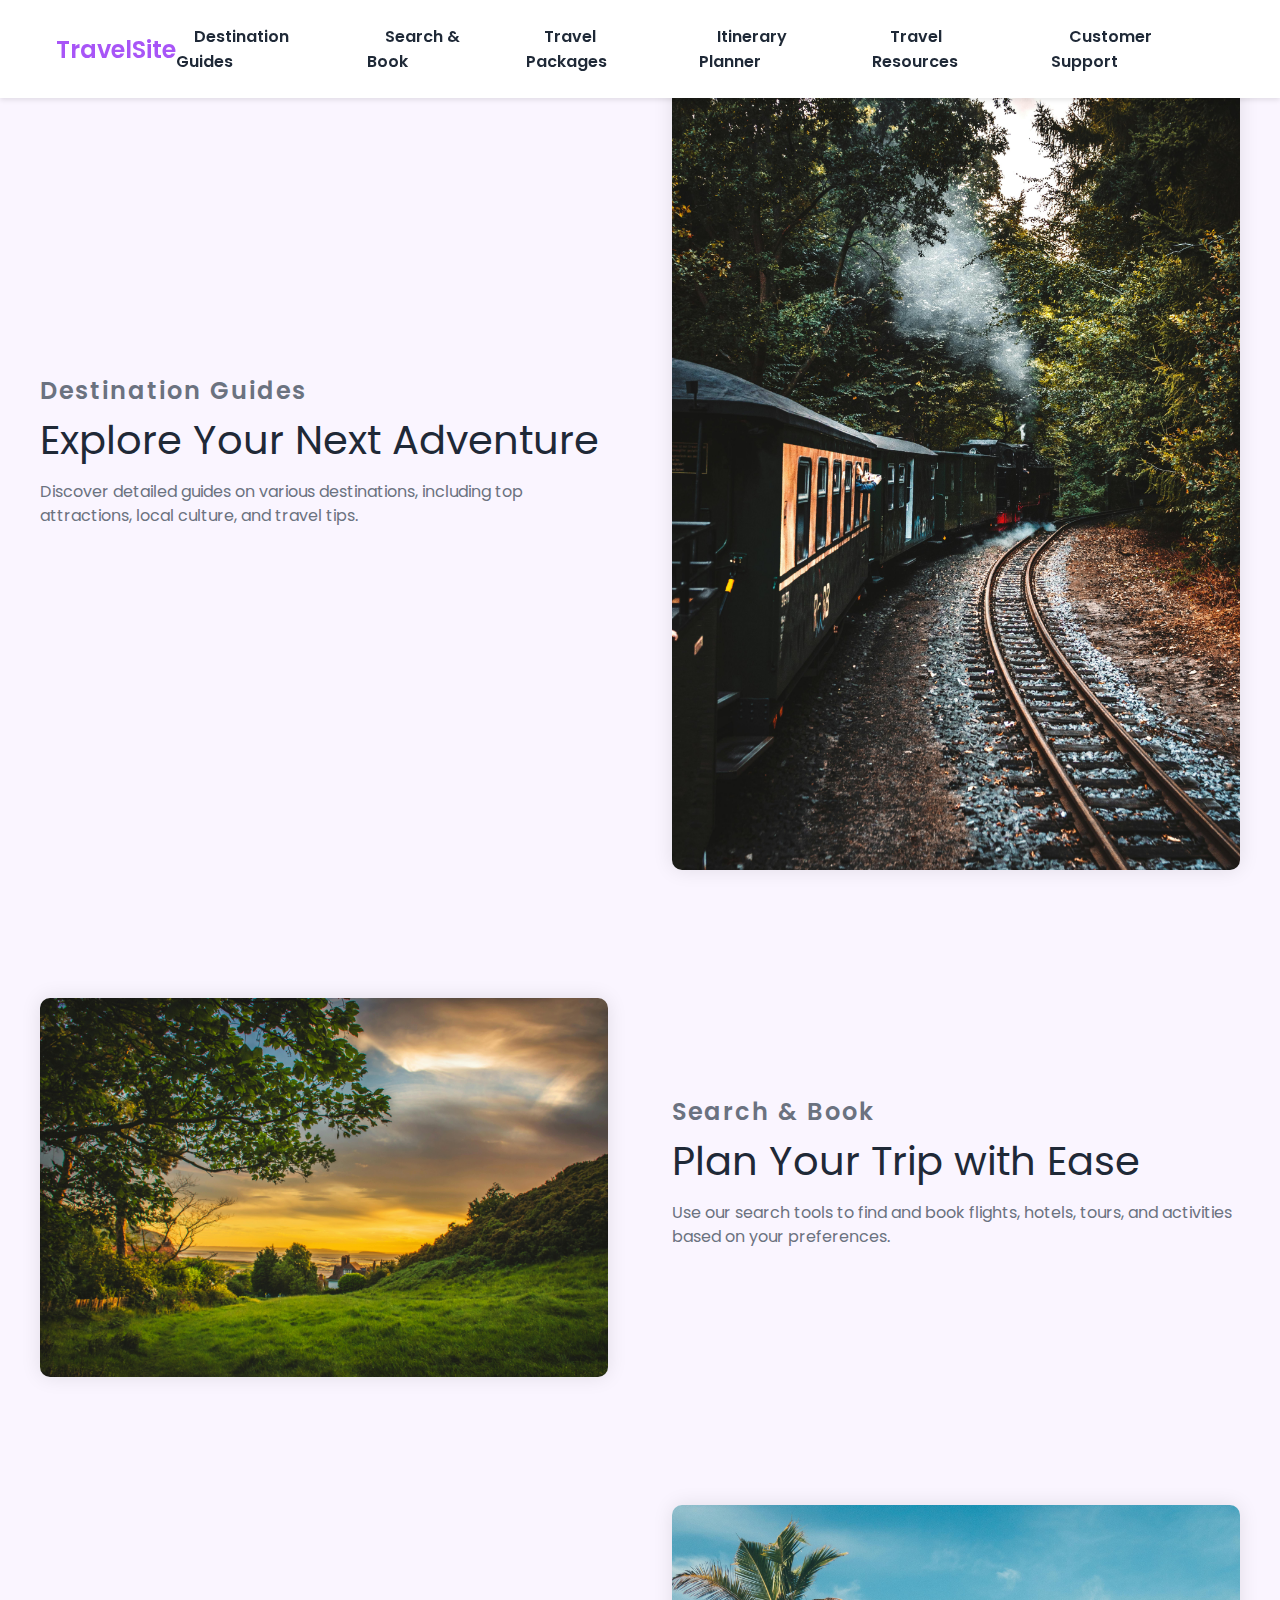
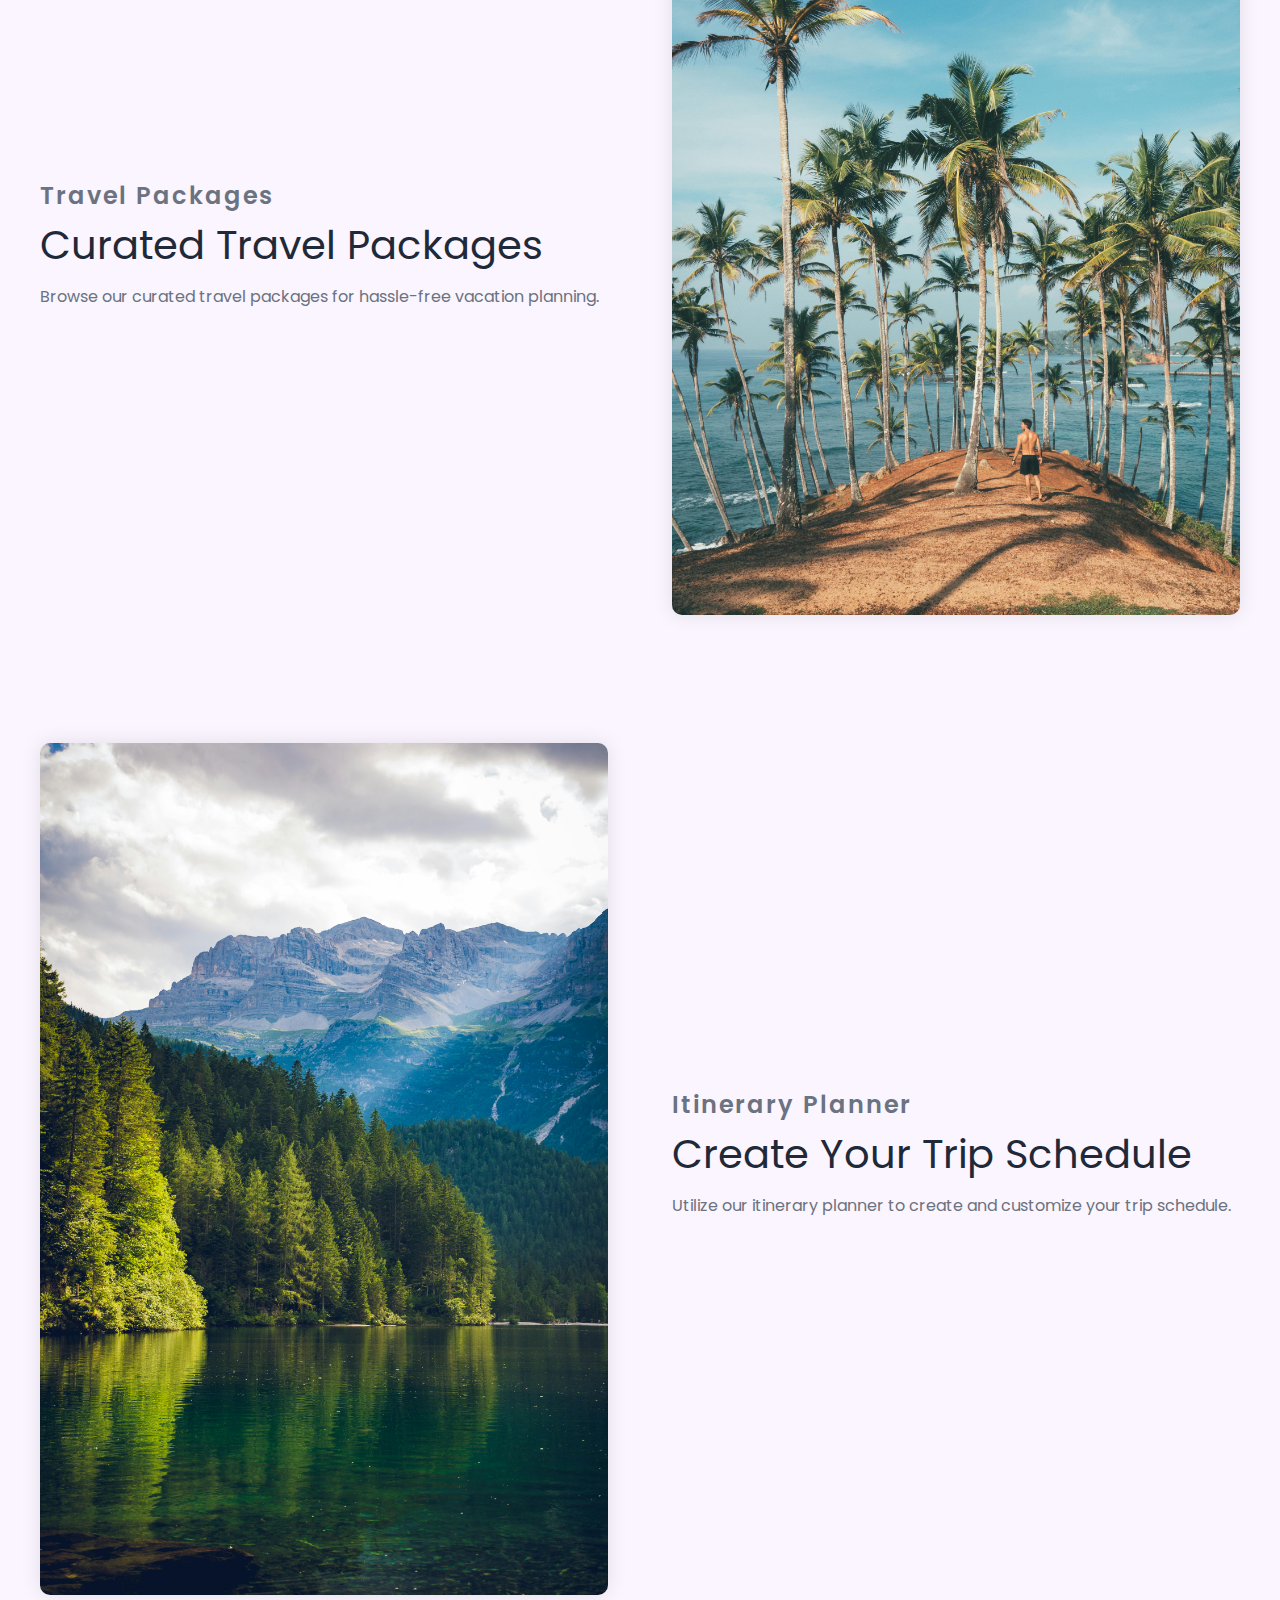
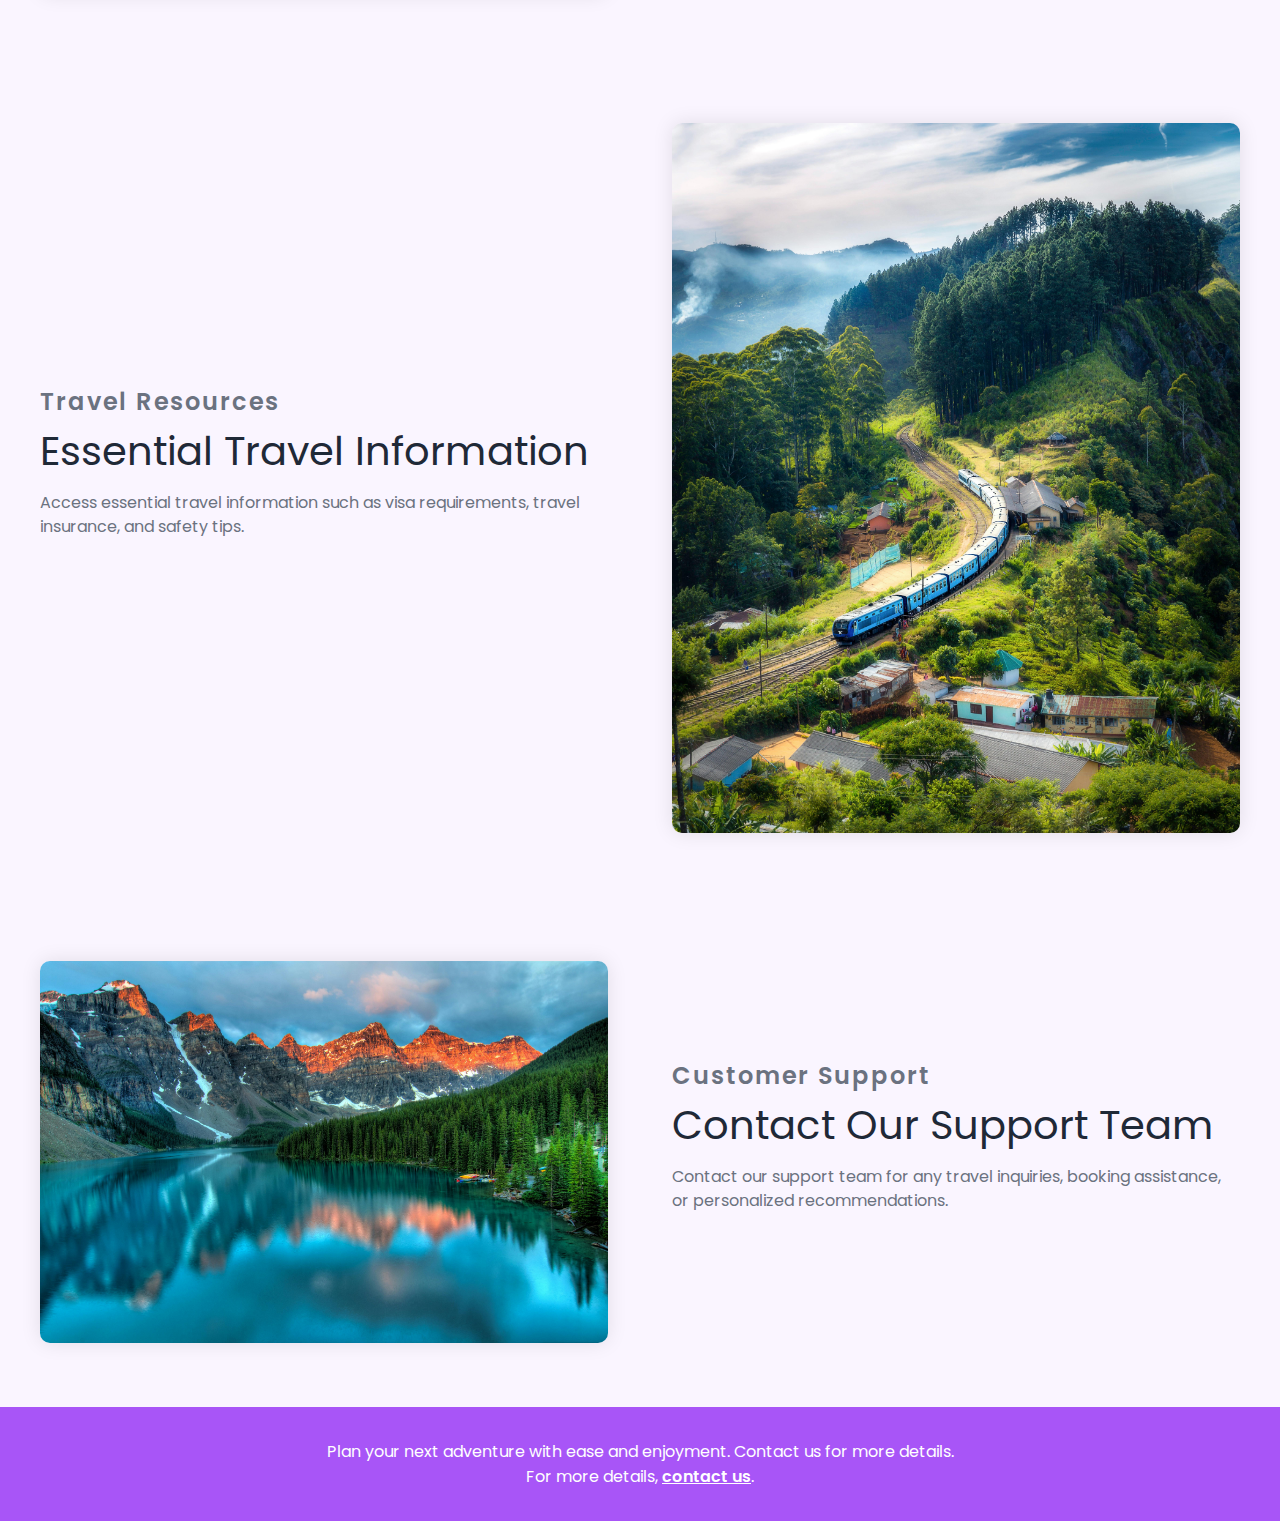
<file: tour.html>
<!DOCTYPE html>
<html lang="en">
<head>
    <meta charset="UTF-8">
    <meta name="viewport" content="width=device-width, initial-scale=1.0">
    <title>Tourism Website</title>
    <link rel="stylesheet" href="tour.css">
    <!-- Font Awesome for icons -->
    <link rel="stylesheet" href="https://cdnjs.cloudflare.com/ajax/libs/font-awesome/5.15.4/css/all.min.css" integrity="sha512-3mY1VzvC1ogTyiR+PCF1X9FqCw2wOkHJcZ4I28G+Ay6ov6cyDfjQcW2+ZY53IeW7a4RK6GUnZpD9J8kjXL0jgg==" crossorigin="anonymous" referrerpolicy="no-referrer" />
</head>
<body>
    <nav>
        <div class="nav__content">
            <div class="logo">
                <a href="#">TravelSite</a>
            </div>
            <input type="checkbox" id="check" class="checkbox">
            <label for="check" class="checkbox"><i class="fas fa-bars"></i></label>
            <ul>
                <li><a href="#destinations">Destination Guides</a></li>
                <li><a href="#search">Search & Book</a></li>
                <li><a href="#packages">Travel Packages</a></li>
                <li><a href="#itinerary">Itinerary Planner</a></li>
                <li><a href="#resources">Travel Resources</a></li>
                <li><a href="#support">Customer Support</a></li>
            </ul>
        </div>
    </nav>

    <main>
        <section id="destinations" class="section">
            <div class="section__container">
                <div class="content">
                    <h2 class="subtitle">Destination Guides</h2>
                    <h1 class="title">Explore Your Next Adventure</h1>
                    <p class="description">Discover detailed guides on various destinations, including top attractions, local culture, and travel tips.</p>
                </div>
                <div class="image">
                    <img src="./assets/images/nat/pexels-felixmittermeier-2832046.jpg" alt="Destination Guides">
                </div>
            </div>
        </section>

        <section id="search" class="section">
            <div class="section__container">
                <div class="image">
                    <img src="./assets/images/nat/pexels-fotios-photos-1107717.jpg" alt="Search & Book">
                </div>
                <div class="content">
                    <h2 class="subtitle">Search & Book</h2>
                    <h1 class="title">Plan Your Trip with Ease</h1>
                    <p class="description">Use our search tools to find and book flights, hotels, tours, and activities based on your preferences.</p>
                </div>
            </div>
        </section>

        <section id="packages" class="section">
            <div class="section__container">
                <div class="content">
                    <h2 class="subtitle">Travel Packages</h2>
                    <h1 class="title">Curated Travel Packages</h1>
                    <p class="description">Browse our curated travel packages for hassle-free vacation planning.</p>
                </div>
                <div class="image">
                    <img src="./assets/images/nat/pexels-ollivves-1005417.jpg" alt="Travel Packages">
                </div>
            </div>
        </section>

        <section id="itinerary" class="section">
            <div class="section__container">
                <div class="image">
                    <img src="./assets/images/nat/pexels-packermann-1666021.jpg" alt="Itinerary Planner">
                </div>
                <div class="content">
                    <h2 class="subtitle">Itinerary Planner</h2>
                    <h1 class="title">Create Your Trip Schedule</h1>
                    <p class="description">Utilize our itinerary planner to create and customize your trip schedule.</p>
                </div>
            </div>
        </section>

        <section id="resources" class="section">
            <div class="section__container">
                <div class="content">
                    <h2 class="subtitle">Travel Resources</h2>
                    <h1 class="title">Essential Travel Information</h1>
                    <p class="description">Access essential travel information such as visa requirements, travel insurance, and safety tips.</p>
                </div>
                <div class="image">
                    <img src="./assets/images/nat/pexels-senuscape-728360-1658967.jpg" alt="Travel Resources">
                </div>
            </div>
        </section>

        <section id="support" class="section">
            <div class="section__container">
                <div class="image">
                    <img src="./assets/images/nat/pexels-souvenirpixels-417074.jpg" alt="Customer Support">
                </div>
                <div class="content">
                    <h2 class="subtitle">Customer Support</h2>
                    <h1 class="title">Contact Our Support Team</h1>
                    <p class="description">Contact our support team for any travel inquiries, booking assistance, or personalized recommendations.</p>
                </div>
            </div>
        </section>
    </main>

    <footer>
        <p>Plan your next adventure with ease and enjoyment. Contact us for more details.</p>
        <p>For more details, <a href="#">contact us</a>.</p>
    </footer>
</body>
</html>
</file>
<file: jew.css>
/* Import Google Font */
@import url("https://fonts.googleapis.com/css2?family=Poppins:wght@400;600;700&display=swap");

/* Root variables */
:root {
    --primary-color: #a855f7;
    --primary-color-dark: #9333ea;
    --secondary-color: #ca8a04;
    --text-dark: #1f2937;
    --text-light: #6b7280;
    --extra-light: #faf5ff;
    --max-width: 1200px;
}

/* General reset */
* {
    padding: 0;
    margin: 0;
    box-sizing: border-box;
}

a {
    text-decoration: none;
}

body {
    font-family: "Poppins", sans-serif;
}

/* Navigation styling */
nav {
    width: 100%;
    position: fixed;
    top: 0;
    left: 0;
    background-color: #ffffff;
    z-index: 99;
    box-shadow: 0 2px 5px rgba(0, 0, 0, 0.1);
}

.nav__content {
    max-width: var(--max-width);
    margin: auto;
    padding: 1.5rem 1rem;
    display: flex;
    align-items: center;
    justify-content: space-between;
}

nav .logo a {
    font-size: 1.5rem;
    font-weight: 600;
    color: var(--primary-color);
    transition: 0.3s;
}

nav .logo a:hover {
    color: var(--primary-color-dark);
}

nav .checkbox {
    display: none;
}

nav input {
    display: none;
}

nav .checkbox i {
    font-size: 2rem;
    color: var(--primary-color);
    cursor: pointer;
}

ul {
    display: flex;
    align-items: center;
    gap: 1rem;
    list-style: none;
    transition: left 0.3s;
}

ul li a {
    padding: 0.5rem 1rem;
    border: 2px solid transparent;
    text-decoration: none;
    font-weight: 600;
    color: var(--text-dark);
    transition: 0.3s;
}

ul li a:hover {
    border-top-color: var(--secondary-color);
    border-bottom-color: var(--secondary-color);
    color: var(--secondary-color);
}

/* Sections styling */
.section {
    background-color: var(--extra-light);
    padding: 4rem 0;
}

.section__container {
    max-width: var(--max-width);
    margin: auto;
    display: grid;
    grid-template-columns: 1fr 1fr;
    gap: 4rem;
    align-items: center;
}

.content {
    display: flex;
    flex-direction: column;
    justify-content: center;
}

.subtitle {
    letter-spacing: 2px;
    color: var(--text-light);
    font-weight: 600;
    margin-bottom: 0.5rem;
}

.title {
    font-size: 2.5rem;
    font-weight: 400;
    line-height: 3rem;
    color: var(--text-dark);
    margin-bottom: 1rem;
}

.title span {
    font-weight: 600;
}

.description {
    line-height: 1.5rem;
    color: var(--text-light);
    margin-bottom: 2rem;
}

.action__btns {
    display: flex;
    gap: 1rem;
}

.action__btns button {
    font-size: 1rem;
    font-weight: 600;
    letter-spacing: 2px;
    padding: 1rem 2rem;
    outline: none;
    border: 2px solid var(--primary-color);
    border-radius: 10px;
    transition: 0.3s;
    cursor: pointer;
}

.hire__me {
    background-color: var(--primary-color);
    color: #ffffff;
}

.hire__me:hover {
    background-color: var(--primary-color-dark);
}

.portfolio {
    color: var(--primary-color);
    border-color: var(--primary-color);
}

.portfolio:hover {
    background-color: var(--primary-color-dark);
    color: #ffffff;
}

/* Image styling */
.image {
    display: grid;
    place-items: center;
}

.image img {
    max-width: 100%;
    height: auto;
    border-radius: 10px;
    box-shadow: 0 0 20px rgba(0, 0, 0, 0.1);
}

/* Footer styling */
footer {
    background-color: var(--primary-color);
    color: #ffffff;
    text-align: center;
    padding: 2rem 0;
}

footer a {
    color: #ffffff;
    font-weight: 600;
    text-decoration: underline;
}

footer a:hover {
    color: var(--primary-color-dark);
}
</file>
<file: tour.css>
/* Import Google Font */
@import url("https://fonts.googleapis.com/css2?family=Poppins:wght@400;600;700&display=swap");

/* Root variables */
:root {
    --primary-color: #a855f7;
    --primary-color-dark: #9333ea;
    --secondary-color: #ca8a04;
    --text-dark: #1f2937;
    --text-light: #6b7280;
    --extra-light: #faf5ff;
    --max-width: 1200px;
}

/* General reset */
* {
    padding: 0;
    margin: 0;
    box-sizing: border-box;
}

a {
    text-decoration: none;
}

body {
    font-family: "Poppins", sans-serif;
}

/* Navigation styling */
nav {
    width: 100%;
    position: fixed;
    top: 0;
    left: 0;
    background-color: #ffffff;
    z-index: 99;
    box-shadow: 0 2px 5px rgba(0, 0, 0, 0.1);
}

.nav__content {
    max-width: var(--max-width);
    margin: auto;
    padding: 1.5rem 1rem;
    display: flex;
    align-items: center;
    justify-content: space-between;
}

nav .logo a {
    font-size: 1.5rem;
    font-weight: 600;
    color: var(--primary-color);
    transition: 0.3s;
}

nav .logo a:hover {
    color: var(--primary-color-dark);
}

nav .checkbox {
    display: none;
}

nav input {
    display: none;
}

nav .checkbox i {
    font-size: 2rem;
    color: var(--primary-color);
    cursor: pointer;
}

ul {
    display: flex;
    align-items: center;
    gap: 1rem;
    list-style: none;
    transition: left 0.3s;
}

ul li a {
    padding: 0.5rem 1rem;
    border: 2px solid transparent;
    text-decoration: none;
    font-weight: 600;
    color: var(--text-dark);
    transition: 0.3s;
}

ul li a:hover {
    border-top-color: var(--secondary-color);
    border-bottom-color: var(--secondary-color);
    color: var(--secondary-color);
}

/* Sections styling */
.section {
    background-color: var(--extra-light);
    padding: 4rem 0;
}

.section__container {
    max-width: var(--max-width);
    margin: auto;
    display: grid;
    grid-template-columns: 1fr 1fr;
    gap: 4rem;
    align-items: center;
}

.content {
    display: flex;
    flex-direction: column;
    justify-content: center;
}

.subtitle {
    letter-spacing: 2px;
    color: var(--text-light);
    font-weight: 600;
    margin-bottom: 0.5rem;
}

.title {
    font-size: 2.5rem;
    font-weight: 400;
    line-height: 3rem;
    color: var(--text-dark);
    margin-bottom: 1rem;
}

.title span {
    font-weight: 600;
}

.description {
    line-height: 1.5rem;
    color: var(--text-light);
    margin-bottom: 2rem;
}

.action__btns {
    display: flex;
    gap: 1rem;
}

.action__btns button {
    font-size: 1rem;
    font-weight: 600;
    letter-spacing: 2px;
    padding: 1rem 2rem;
    outline: none;
    border: 2px solid var(--primary-color);
    border-radius: 10px;
    transition: 0.3s;
    cursor: pointer;
}

.hire__me {
    background-color: var(--primary-color);
    color: #ffffff;
}

.hire__me:hover {
    background-color: var(--primary-color-dark);
}

.portfolio {
    color: var(--primary-color);
    border-color: var(--primary-color);
}

.portfolio:hover {
    background-color: var(--primary-color-dark);
    color: #ffffff;
}

/* Image styling */
.image {
    display: grid;
    place-items: center;
}

.image img {
    max-width: 100%;
    height: auto;
    border-radius: 10px;
    box-shadow: 0 0 20px rgba(0, 0, 0, 0.1);
}

/* Footer styling */
footer {
    background-color: var(--primary-color);
    color: #ffffff;
    text-align: center;
    padding: 2rem 0;
}

footer a {
    color: #ffffff;
    font-weight: 600;
    text-decoration: underline;
}

footer a:hover {
    color: var(--primary-color-dark);
}
</file>
<file: export.css>
/* Reset default margin and padding */
* {
    margin: 0;
    padding: 0;
    box-sizing: border-box;
}

/* Basic styles */
body {
    font-family: 'Poppins', sans-serif;
    line-height: 1.6;
    background-color: #f0f0f0;
}

.nav__content {
    max-width: 1200px;
    margin: auto;
    padding: 15px;
    display: flex;
    justify-content: space-between;
    align-items: center;
}

.logo a {
    font-size: 1.8rem;
    font-weight: 600;
    color: #333;
    text-decoration: none;
}

.nav__content ul {
    display: flex;
    list-style-type: none;
}

.nav__content ul li {
    margin-right: 20px;
}

.nav__content ul li a {
    font-size: 1.1rem;
    font-weight: 600;
    color: #333;
    text-decoration: none;
    transition: color 0.3s ease;
}

.nav__content ul li a:hover {
    color: #a855f7;
}

/* Sections */
.section {
    padding: 80px 0;
    background-color: #fff;
}

.section__container {
    max-width: 1200px;
    margin: auto;
    display: flex;
    flex-direction: row-reverse; /* Image on the right for odd sections */
    justify-content: space-between;
    align-items: center;
    gap: 40px;
}

.section__container:nth-child(odd) {
    flex-direction: row; /* Image on the left for even sections */
}

.content {
    flex: 1;
}

.subtitle {
    font-size: 1.2rem;
    font-weight: 600;
    color: #a855f7;
    text-transform: uppercase;
    letter-spacing: 1px;
    margin-bottom: 10px;
}

.title {
    font-size: 2.5rem;
    font-weight: 600;
    color: #333;
    margin-bottom: 20px;
}

.title span {
    color: #a855f7;
}

.description {
    font-size: 1.1rem;
    line-height: 1.8;
    color: #666;
    margin-bottom: 30px;
}

.image img {
    max-width: 100%;
    height: auto;
    border-radius: 10px;
    box-shadow: 0 0 20px rgba(0, 0, 0, 0.1);
}

/* Footer */
footer {
    background-color: #333;
    color: #fff;
    text-align: center;
    padding: 30px 0;
}

footer a {
    color: #a855f7;
    text-decoration: none;
    font-weight: 600;
}

footer a:hover {
    text-decoration: underline;
}

/* Responsive Navigation */
.checkbox {
    display: none;
}

.nav__content label {
    cursor: pointer;
    display: none;
}

.nav__content ul {
    display: flex;
    list-style-type: none;
}

.nav__content ul li {
    margin-right: 20px;
}

.nav__content ul li a {
    font-size: 1.1rem;
    font-weight: 600;
    color: #333;
    text-decoration: none;
    transition: color 0.3s ease;
}

.nav__content ul li a:hover {
    color: #a855f7;
}

@media only screen and (max-width: 768px) {
    .nav__content {
        padding: 10px;
    }

    .nav__content ul {
        position: fixed;
        top: 0;
        left: -100%;
        height: 100vh;
        width: 100%;
        flex-direction: column;
        justify-content: center;
        align-items: center;
        background-color: #fff;
        z-index: 999;
        transition: left 0.3s ease;
    }

    .nav__content ul.show {
        left: 0;
    }

    .nav__content label {
        display: block;
        font-size: 1.8rem;
        cursor: pointer;
    }

    .nav__content ul li {
        margin: 20px 0;
    }

    .nav__content ul li a {
        font-size: 1.5rem;
    }

    .section__container {
        flex-direction: column;
        gap: 40px;
    }

    .section__container:nth-child(odd) {
        flex-direction: column;
    }

    .section__container:nth-child(even) {
        flex-direction: column-reverse;
    }
}
</file>
